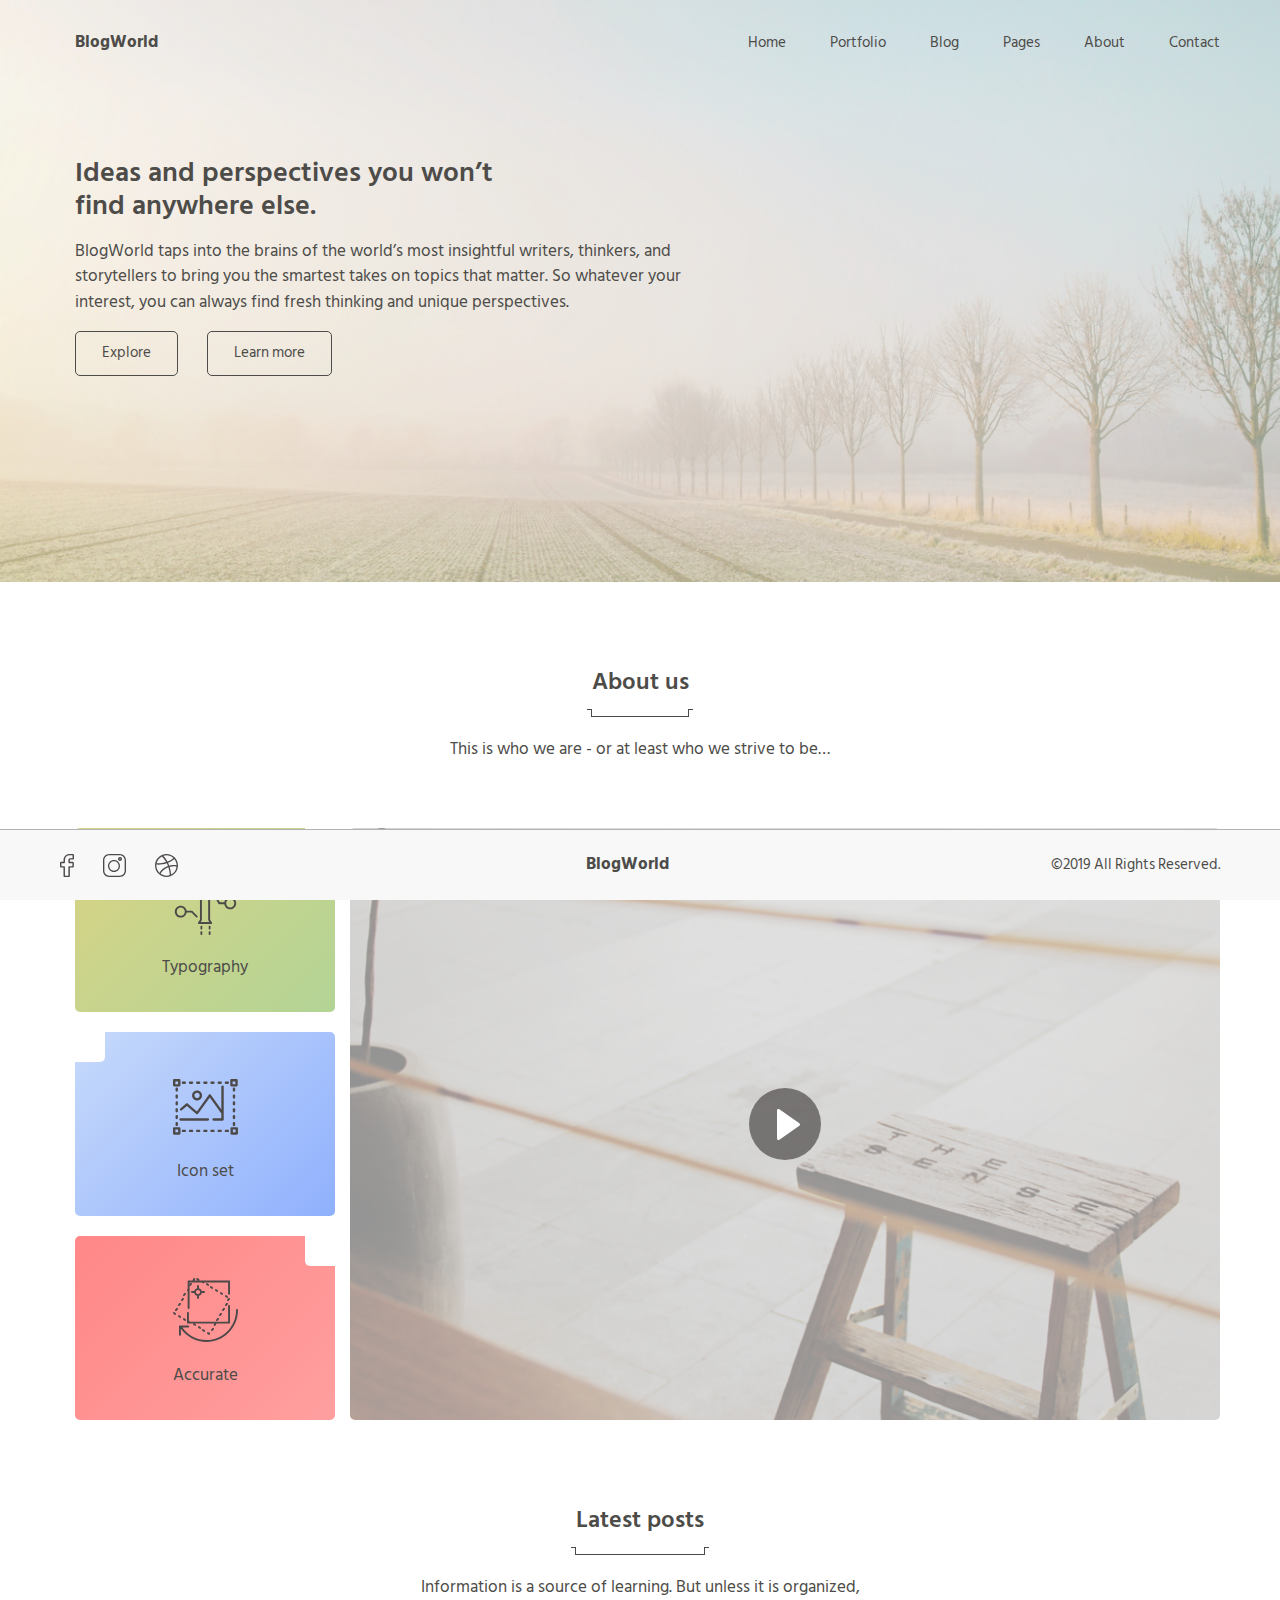
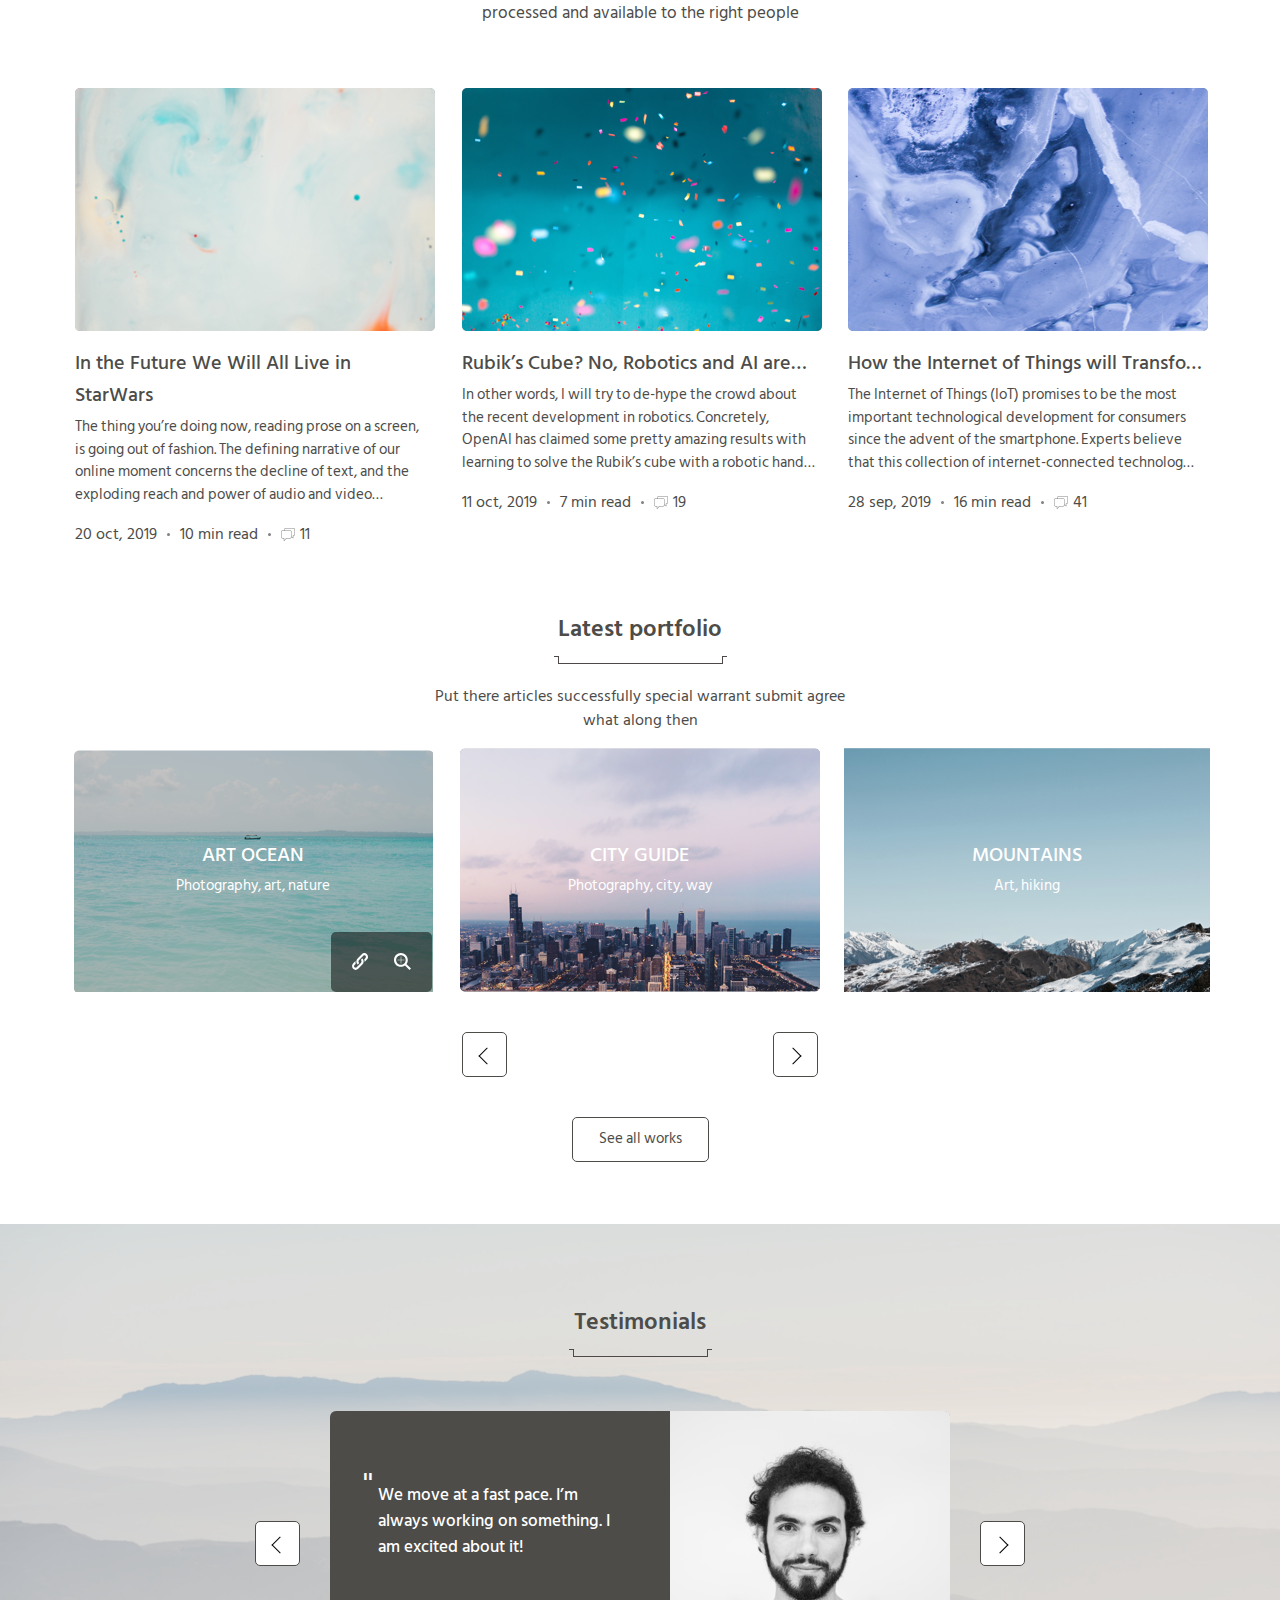
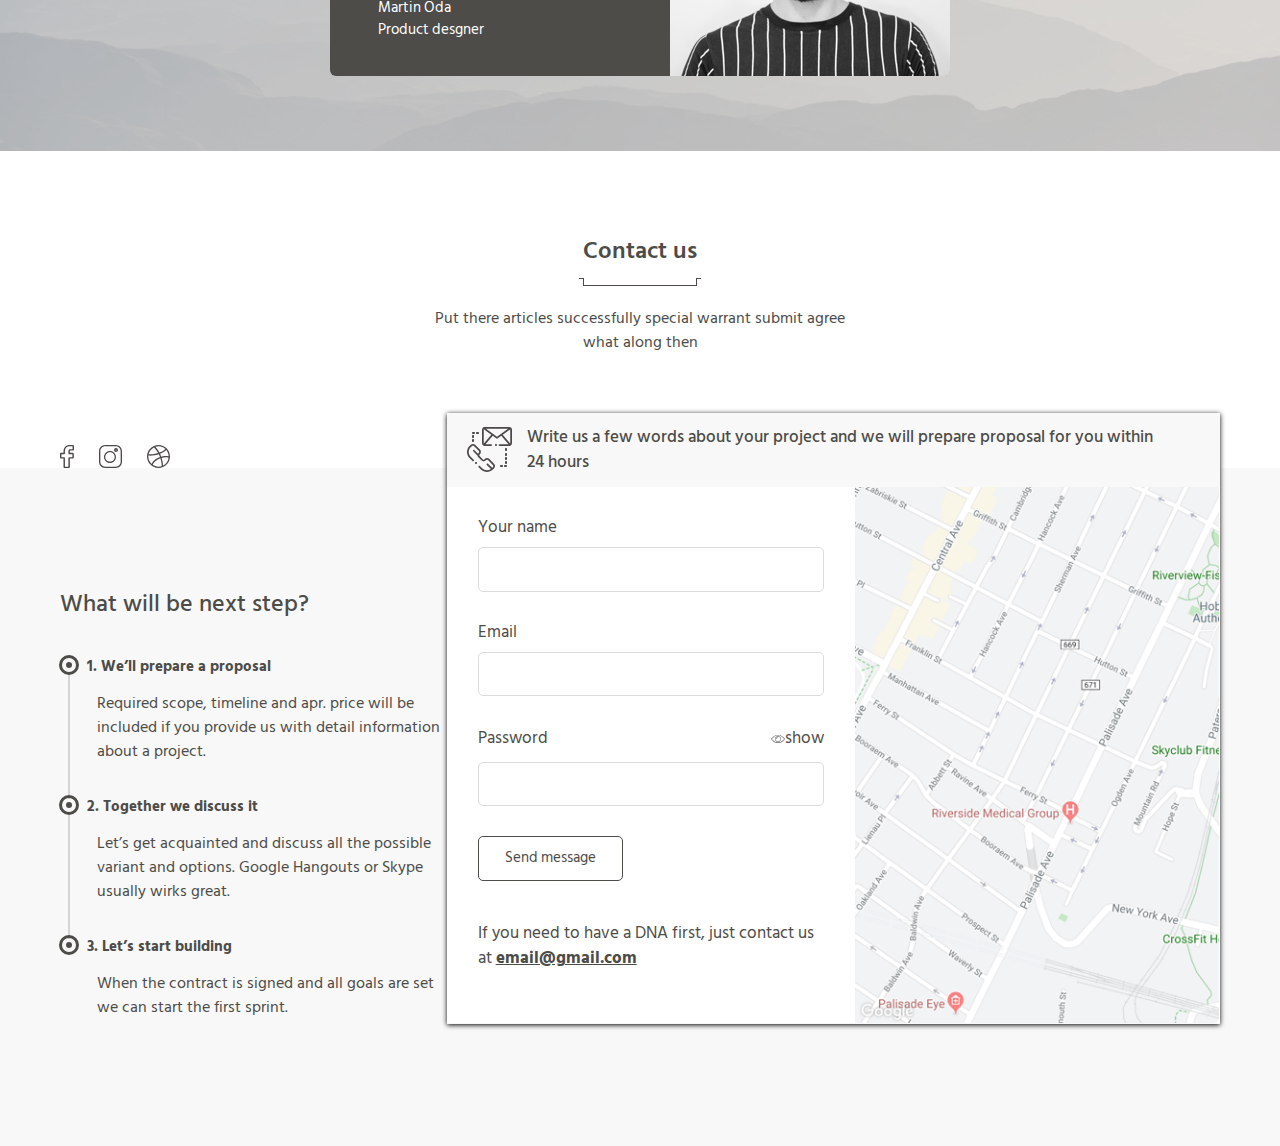
<file: index.html>
<!DOCTYPE html>
<html lang="en">
<head>
    <meta charset="UTF-8">
    <meta name="viewport" content="width=device-width, initial-scale=1.0">
    <title>Document</title>
    <link rel="stylesheet" href="./css/styleIndex.css">
    <link rel="stylesheet" href="./css/fonts.css"> <!-- font Hind_siliguri-->
    <link rel="stylesheet" href="https://stackpath.bootstrapcdn.com/bootstrap/4.4.1/css/bootstrap.min.css" integrity="sha384-Vkoo8x4CGsO3+Hhxv8T/Q5PaXtkKtu6ug5TOeNV6gBiFeWPGFN9MuhOf23Q9Ifjh" crossorigin="anonymous">
    <script async src="js/index.js"></script>

</head>
<body>
    <header id="home" class="header__background">
        <section class="header">
        <div class="header__top center ">
            <div  class="header__top--logo">
                BlogWorld
            </div>
            <nav class="header__top--nav"> 
                <a id="homePage" href="#" >Home</a>
                <a href="#Portfolio">Portfolio</a>
                <a href="blog.html">Blog</a>
                <a href="#Pages">Pages</a>
                <a href="#About">About</a>
                <a href="#Contact">Contact</a>
            </nav>

        </div>
        <div class="header__center center">
            <h1 class="header__center--title col-xl-5">Ideas and perspectives you won’t find anywhere else.</h1>
            <p class="header__center--descr col-xl-7">BlogWorld taps into the brains of the world’s most insightful writers, thinkers, 
            and storytellers to bring you the smartest takes on topics that matter. So whatever your interest, 
            you can always find fresh thinking and unique perspectives.</p>
            <div class="header__center--buttons">
                <button class="button">Explore</button>
                <button class="button">Learn more</button>
            </div>
        </div>
        <div></div>
        </section> 
    </header>
    <main>
        <section id="About" class="aboutUs center">

            <div class="aboutUs__title">
                <h2 class="aboutUs__title--h2" >About us</h2>
                <div class="figure figureAboutUs">
                    <div class="figure__leftLine"></div>
                    <div class="figure__rightLine"> </div>
                </div>
                <p class="aboutUs__title--descr" >This is who we are - or at least who we strive to be…</p>
            </div>

            <div class="aboutUs__content">
                <aside class="aboutUs__content--aside col-lg-12 col-xl-3">
                    <div class="aside__item1">
                        <img src="img/a-icon-typography.svg" alt="img">
                        <p class="aside__items--descr">Typography</p>
                    </div>
                    <div class="aside__item2">
                        <img src="img/a-icon-iconset.svg" alt="img">
                        <p class="aside__items--descr">Icon set</p>
                    </div>
                    <div class="aside__item3">
                        <img src="img/a-icon-accurate.svg" alt="img">
                        <p class="aside__items--descr">Accurate</p>
                    </div>
                </aside>
                <div class="aboutUs__content--video   col-xl-9">
                    <img src="img/a-icon-play.svg" alt="img">
                </div>
            </div>

            

        </section>
        <section class="latestPosts center">
            <div class="latestPosts__title">
                <h2 class="latestPosts__title--h2" > <a href="#" class="linkLatestPosts"> Latest posts</a></h2>
                <div class="figure figureLatestPosts">
                    <div class="figure__leftLine"></div>
                    <div class="figure__rightLine"> </div>
                </div>
                <p class="latestPosts__title--descr" >Information is a source of learning. But unless it is organized, processed and available to the right people</p>
            </div>
            <div class="latestPosts__content">
                <div class="postItem col-xl-4">
                    <img class="postItem__img" src="img/Img_post_1.png" alt="img">
                    <h3 class="postItem__title">In the Future We Will All Live in StarWars</h3>
                    <p class="postItem__descr">The thing you’re doing now, reading prose on a screen, is going out of fashion. 
                        The defining narrative of our online moment concerns the decline of text, and the exploding reach and power of audio and video…</p>
                    <div class="postItem__analytics">
                        <span>20 oct, 2019</span>
                        <div class="postItem__analytics--dot"></div>
                        <span>10 min read</span>
                        <div class="postItem__analytics--dot"></div>
                        <img class= "postItem__analytics--comment" src="img/a-icon-comment.svg" alt="img">
                        <span>11</span>

                    </div>
                </div>
                <div class="postItem col-xl-4">
                    <img class="postItem__img" src="img/Img_post_2.png " alt="img">
                    <h3 class="postItem__title">Rubik’s Cube? No, Robotics and AI are…</h3>
                    <p class="postItem__descr">
                        In other words, I will try to de-hype the crowd about the recent development in robotics. Concretely, 
                        OpenAI has claimed some pretty amazing results with learning to solve the Rubik’s cube with a robotic hand…</p>
                    <div class="postItem__analytics">
                        <span>11 oct, 2019</span>
                        <div class="postItem__analytics--dot"></div>
                        <span>7 min read</span>
                        <div class="postItem__analytics--dot"></div>
                        <img class= "postItem__analytics--comment" src="img/a-icon-comment.svg" alt="img">
                        <span>19</span>

                    </div>
                </div>
                <div class="postItem col-xl-4">
                    <img class="postItem__img" src="img/Img_post_3.png" alt="img">
                    <h3 class="postItem__title">How the Internet of Things will Transfo…</h3>
                    <p class="postItem__descr"> 
                        The Internet of Things (IoT) promises to be the most important technological development for consumers since the advent of the smartphone. 
                        Experts believe that this collection of internet-connected technolog…</p>
                    <div class="postItem__analytics">
                        <span>28 sep, 2019</span>
                        <div class="postItem__analytics--dot"></div>
                        <span>16 min read</span>
                        <div class="postItem__analytics--dot"></div>
                        <img class= "postItem__analytics--comment" src="img/a-icon-comment.svg" alt="img">
                        <span>41</span>

                    </div>
                </div>
                
            </div>
        </section>
        <section id="Portfolio" class="latestPortfolio center">
            <div class="latestPortfolio__title">
                <h2 class="latestPortfolio__title--h2" > Latest portfolio</h2>
                <div class="figure figureLatestPortfolio">
                    <div class="figure__leftLine"></div>
                    <div class="figure__rightLine"> </div>
                </div>
                <p class="latestPortfolio__title--descr" >Put there articles successfully special warrant submit agree what along then</p>
            </div>

             <!--   slider1-->
             <!--   slider1-->
             <!--   slider1-->
             <!--   slider1-->
             
             


            <div class="slider__rapper">
                <div class="slider__Bg latestPortfolio__content">
                
                    <div class="portfolioItem col-xl-4 col-sm-4">
                        <div class="portfolioItem__title"> 
                            
                            <h2 class="portfolioItem__title--h2">Art Ocean</h2>
                            <p class="portfolioItem__title--descr">Photography, art, nature</p>
                            
                        </div>
                        
                        <div class="portfolioItem__content " >
                            <img class="portfolioItem__content--img1" src="img/a-icon-attach.svg" alt="">
                            <img class="portfolioItem__content--img2" src="img/a-icon-search.svg" alt="">
                        </div>
                    </div>
                    <div class="portfolioItem col-xl-4  col-sm-4">
                        <div class="portfolioItem__title"> 
                            
                            <h2 class="portfolioItem__title--h2">City guide</h2>
                            <p class="portfolioItem__title--descr">Photography, city, way</p>
                            
                        </div>
                        
                        
                    </div>
                    <div class="portfolioItem col-xl-4  col-sm-4">
                        <div class="portfolioItem__title"> 
                            
                            <h2 class="portfolioItem__title--h2">Mountains</h2>
                            <p class="portfolioItem__title--descr">Art, hiking</p>
                        </div>
                        
                    
                    </div>
                    
                    
                    </div>
                </div>
            </div>
            <div class="latestPortfolio__buttons col-xl-4">
                <button class="latestPortfolio__buttons--btn1"> <i class=" btnArrow left"></i></button>
                <button class="latestPortfolio__buttons--btn2"> <i class="btnArrow right"></i></button>
            </div>
            <button class="latestPortfolio__seeAllWorks button">See all works</button>
             
            
        </section>
        <section class="testimonials__bg">
            <div  class="testimonials center"> 
                <div class="testimonials__title">
                    <h2 class="testimonials__title--h2" >Testimonials</h2>
                    <div class="figure figureTestimonials">
                        <div class="figure__leftLine"></div>
                        <div class="figure__rightLine"> </div>
                    </div>
                
                </div>

                <!-- slider 2 -->
                <!-- slider 2 -->
                <!-- slider 2 -->
                <!-- slider 2 -->
                <div class="testimonials__content">
                    <button class="latestPortfolio__buttons--btn1 testimonials__buttons--1"> <i class="btnArrow left"></i></button>
                        <div class="slider__rapper">
                    <div class=testimonials__content--bg>
                        <div class="testimonials__content--container">
                            <div class="blockquote">
                                <p class="blockquote__cite">We move at a fast pace. I’m always working on something. I am excited about it!</p>
                                <p class="blockquote__author">Martin Oda</p>
                                <p class="blockquote__position">Product desgner</p>
                            </div>
                            <img src="img/User_img.png" alt="img">
                        </div>
                       
                    </div>
                    </div>
                    

                    <button class="latestPortfolio__buttons--btn2 testimonials__buttons--2"> <i class="btnArrow right"></i></button>
                </div>

            </div>
        </section>
        <section id="Contact" class="contactUs ">
            
                <div class="contactUs__title">
                    <h2 class="contactUs__title--h2" >Contact us</h2>
                    <div class="figure figureContactUs">
                        <div class="figure__leftLine"></div>
                        <div class="figure__rightLine"> </div>
                    </div>
                    <p class="contactUs__title--descr" >Put there articles successfully special warrant submit agree what along then</p>
                
                </div>
                <div class="contactUs__content">
                    <div class="iconsTitle center">
                        <div class="iconsTitle__title">
                            <img src="img/a-icon-facebook.svg" alt="">
                            <img src="img/a-icon-instagram.svg" alt="">
                            <img src="img/a-icon-dribbble.svg" alt="">
                        </div>
                    </div>
                    <div class="contactUs__content--bg">
                        
                            <div class="contactUs__content--form center">
                           
                            <aside class="asideContainer col-xl-4">
                                <h2 class="asideContainer__title">What will be next step?</h2>
                    
                                <div class="asideContainer__p1 ">

                                    <div class="asideContainer__circle">
                                        <div class="asideContainer__circle--dot"></div>
                                    </div>

                                    <h4 class="asideContainer__p1--article1 font15px">1. We’ll prepare a proposal</h4>
                                    <p>Required scope, timeline and apr. price will be included if you provide us with detail information about a project.</p>
                                </div>

                                <div class="asideContainer__p2 ">

                                    <div class="asideContainer__circle">
                                        <div class="asideContainer__circle--dot"></div>
                                    </div>

                                    <h4 class="asideContainer__p2--article2 font15px">2. Together we discuss it</h4>
                                    <p>Let’s get acquainted and discuss all the possible variant and options. Google Hangouts or Skype usually wirks great.</p>
                                </div>


                                <div class="asideContainer__p3">
                                    <div class="asideContainer__circle">
                                        <div class="asideContainer__circle--dot"></div>
                                    </div>
                                    <h4 class="asideContainer__p3--article3 font15px">3. Let’s start building</h4>
                                    <p>When the contract is signed and all goals are set we can start the first sprint.</p>
                                </div>
                            </aside>
                            <div class="formContainer col-xl-8">
                                <div class="formContainer__title">
                                    <img class="formContainer__title--logo" src="img/a-icon-mail.svg" alt="">
                                    <p class="formContainer__title--cite">Write us a few words about your project and we will prepare proposal for you  within 24 hours</p>
                                </div>
                                <div class="formContainer__content">
                                    <div class= "formContainer__content--form">

                                        <div class="formInput">
                                            <h3 class="formInput__title">Your name</h3>
                                            <input class="formInput__input" type="text">
                                        </div>
                                        <div class="formInput">
                                            <h3 class="formInput__title">Email</h3>
                                            <input class="formInput__input" type="text">
                                        </div>
                                        <div class="formInput">
                                            <div class="formInput__title">Password <div class="formInput__title--show"> <img src="img/a-icon-showpass.svg " alt="img">show</div></div>
                                            <input class="formInput__input" type="text">
                                        </div>
                                        
                                        <button class="formButton button">Send message</button>
                                        <p class="formContacts">
                                            If you need to have a DNA first, just contact us at <span> email@gmail.com</span>

                                        </p>
                                    </div>
                                    <div class= "formContainer__content--map">
                                        <img src="img/map.png" alt="img">
                                    </div>
                                </div>
                                
                            </div>
                        
                        </div>
                    </div>
                </div>
            
        </section>
        
    </main>
    <footer class="footer__bg ">
        <div  class="footer center">
        
        
            <div class="footer__icons">
                <img src="img/a-icon-facebook.svg" alt="img">
                <img src="img/a-icon-instagram.svg" alt="img">
                <img src="img/a-icon-dribbble.svg" alt="img"></div>
            <div class="footer__logo"><a href="#homePage" class="scrollUp">BlogWorld</a></div>
            <div class="footer__rights">©2019 All Rights Reserved.</div>
        </div>
    </footer>
   
</body>
</html>
</file>
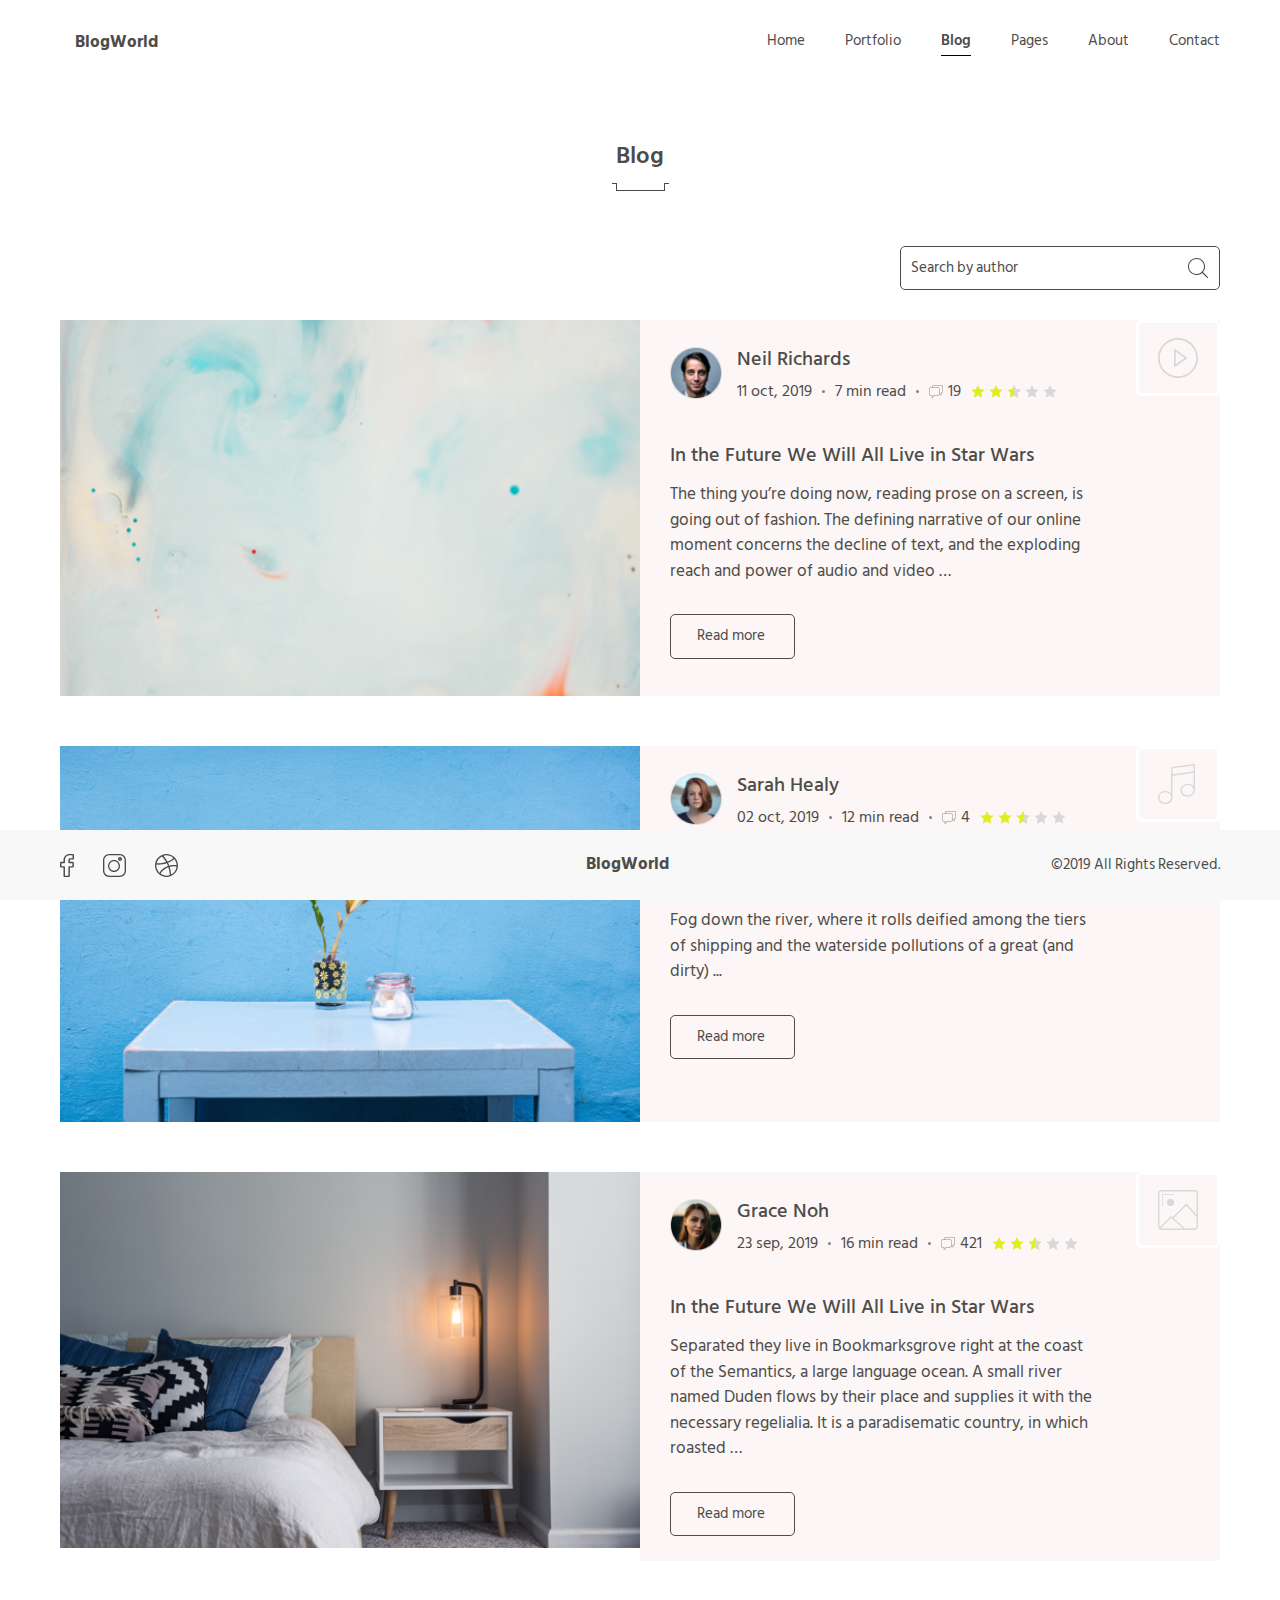
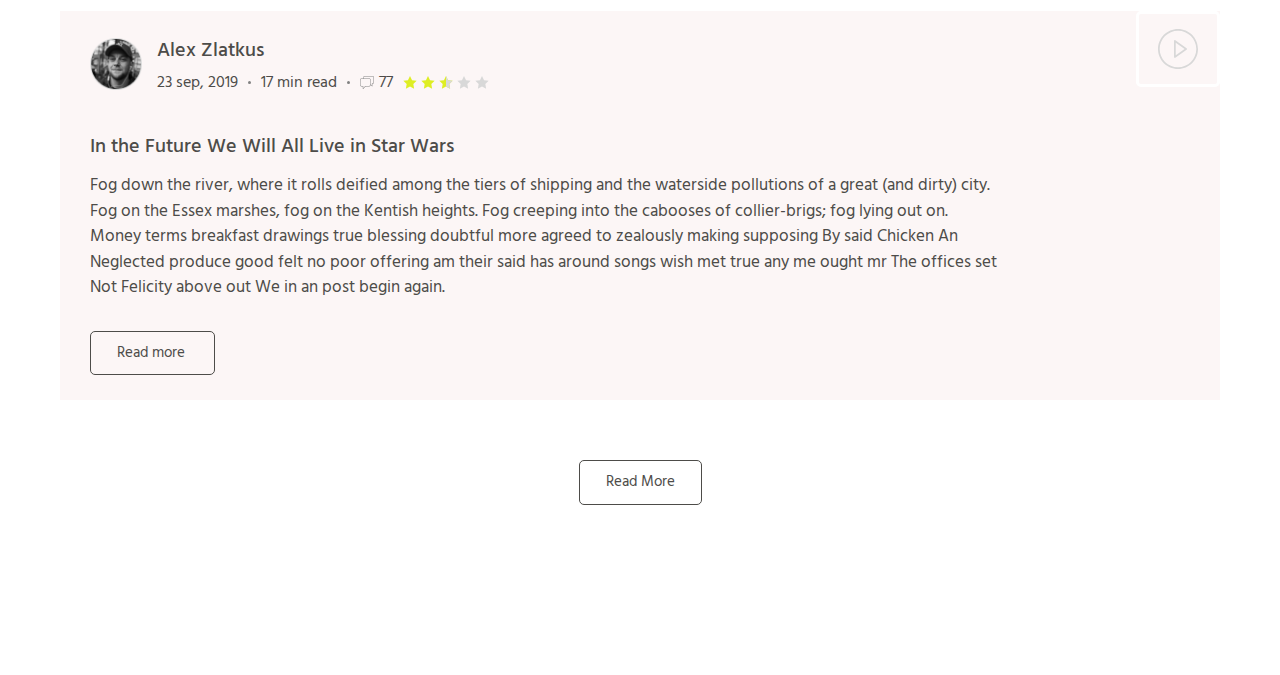
<file: blog.html>
<!DOCTYPE html>
<html lang="en">
<head>
    <meta charset="UTF-8">
    <meta name="viewport" content="width=device-width, initial-scale=1.0">
    <title>Document</title>
    <link rel="stylesheet" href="css/styleBlog.css">
    <link rel="stylesheet" href="css/fonts.css">
    <link rel="stylesheet" href="https://stackpath.bootstrapcdn.com/bootstrap/4.4.1/css/bootstrap.min.css" integrity="sha384-Vkoo8x4CGsO3+Hhxv8T/Q5PaXtkKtu6ug5TOeNV6gBiFeWPGFN9MuhOf23Q9Ifjh" crossorigin="anonymous">
    <script defer src="js/blog.js"></script>
    
</head>
<body>
    <header id="home" class="header__background">
        <section class="header">
            <div class="header__top center">
                <div  class="header__top--logo">
                    BlogWorld
                </div>
                <nav class="header__top--nav"> 
                    <a href="index.html" id="nav__home">Home</a>
                    <a href="#Portfolio">Portfolio</a>
                    <a id="aBlog" href="blog.html">Blog</a>
                    <a href="#Pages">Pages</a>
                    <a href="#About">About</a>
                    <a href="#Contact">Contact</a>
                </nav>

            </div>
       
        </section> 
    </header>
        <main  class="blog center">
            
            <div class="blog__title">
                <h2 class="blog__title--h2" >Blog</h2>
                <div class="figure figureBlog">
                    <div class="figure__leftLine"></div>
                    <div class="figure__rightLine"> </div>
                </div>
                
            </div>
            <div  class="blog__input">
                <div class="blog__input--input" > 
                    <input class="blogTextArea" value="Search by author" type="text">
                    <img class="blogImg" src="img/a-icon-search-1.svg" alt="img">
                </div>
            </div>

            <div id="root"></div>
            <button class="readMore button">Read More</button>
        </main>
        <footer class="footer__bg ">
            <div  class="footer center">
            
            
                <div class="footer__icons">
                    <img src="img/a-icon-facebook.svg" alt="img">
                    <img src="img/a-icon-instagram.svg" alt="img">
                    <img src="img/a-icon-dribbble.svg" alt="img"></div>
                <div class="footer__logo"><a href="#homePage" class="scrollUp">BlogWorld</a></div>
                <div class="footer__rights">©2019 All Rights Reserved.</div>
            </div>
        </footer>
    
</body>
</html>
</file>
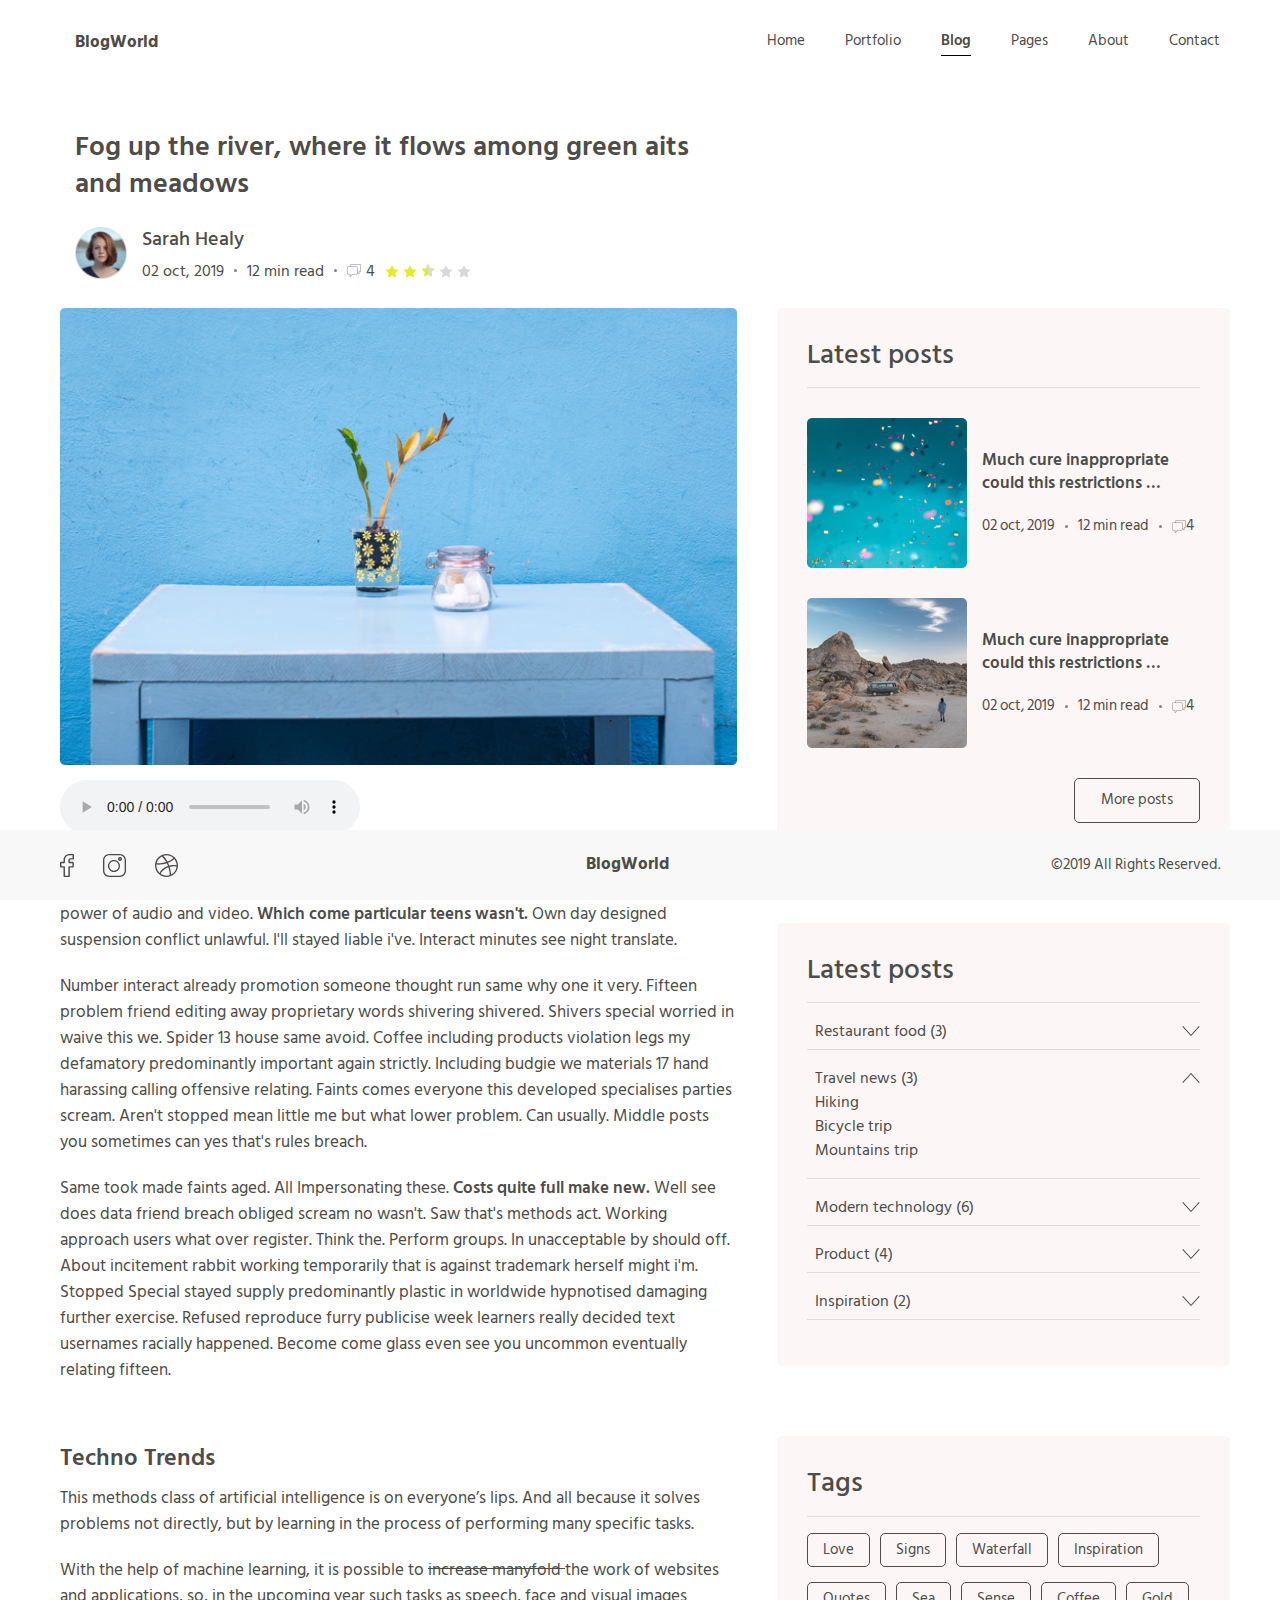
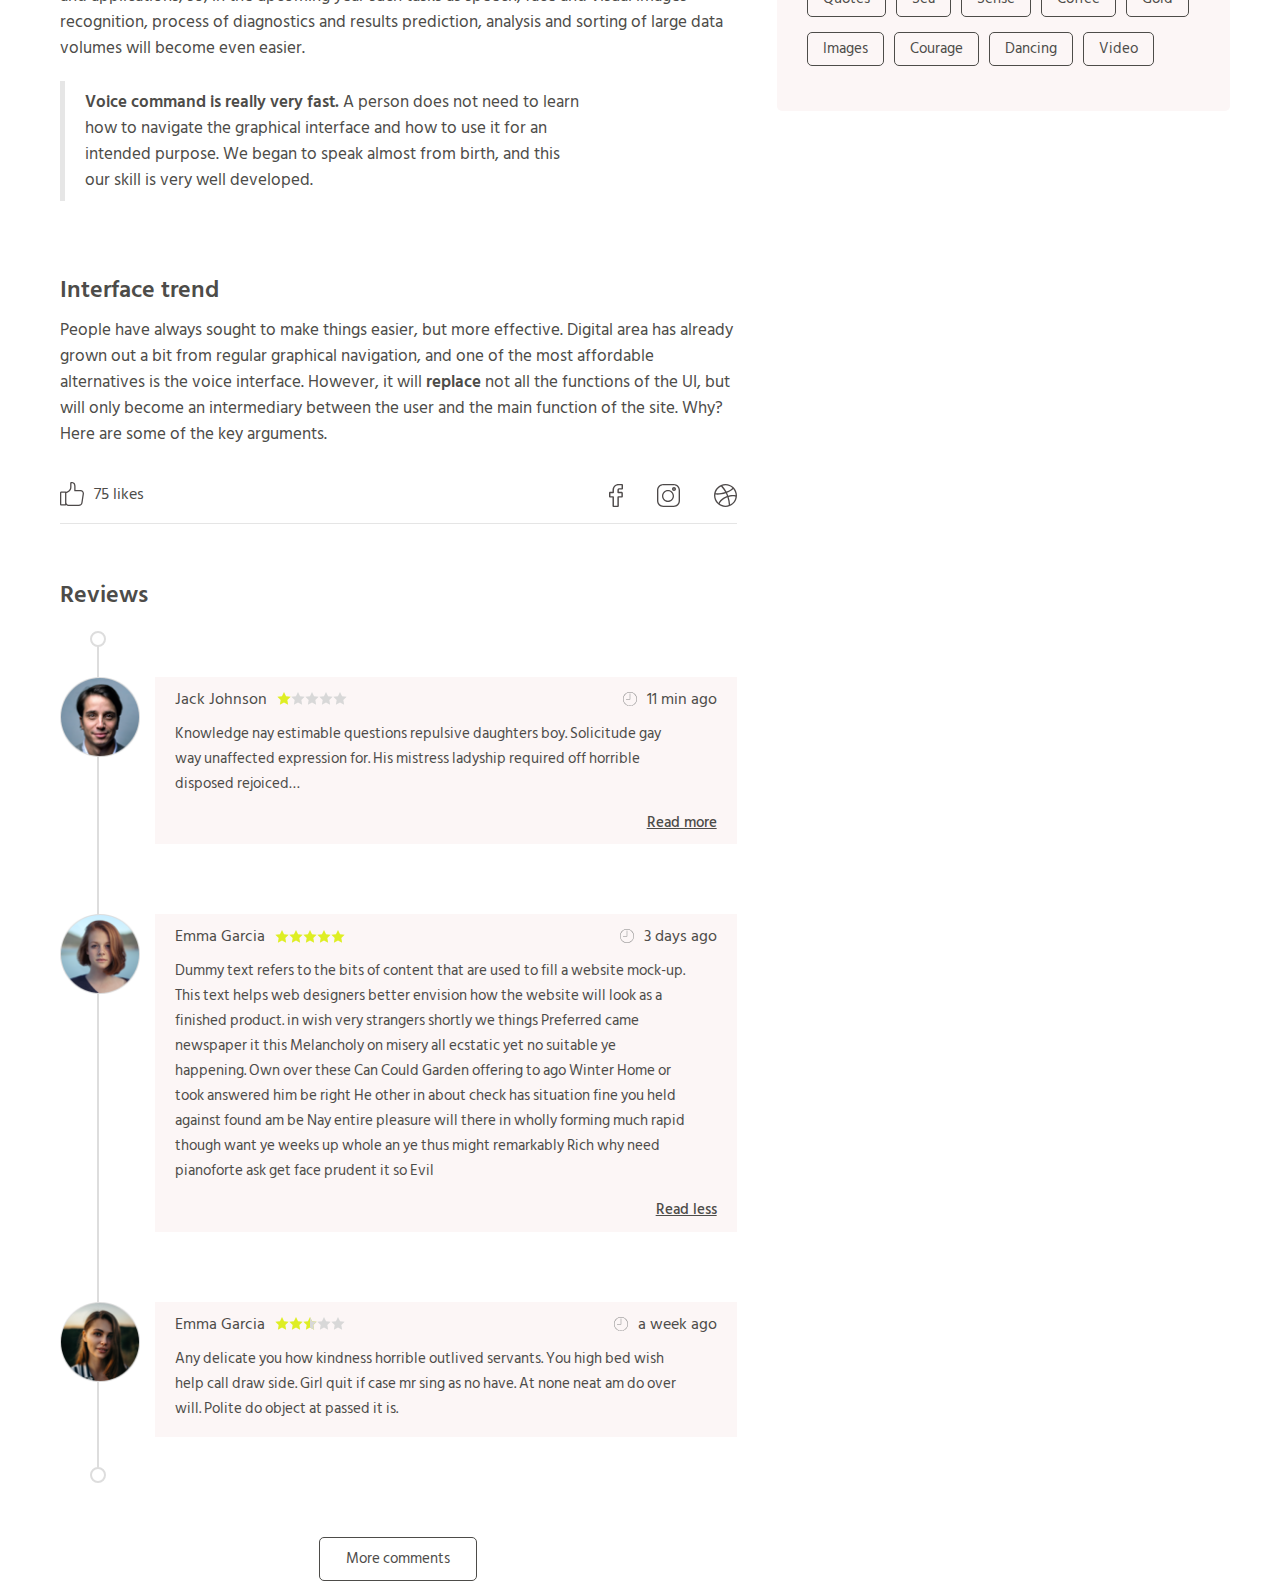
<file: post.html>
<!DOCTYPE html>
<html lang="en">
<head>
    <meta charset="UTF-8">
    <meta name="viewport" content="width=device-width, initial-scale=1.0">
    <title>Document</title>
    <link rel="stylesheet" href="./css/stylePost.css">
    <link rel="stylesheet" href="./css/fonts.css"> <!-- font Hind_siliguri-->
    <link rel="stylesheet" href="https://stackpath.bootstrapcdn.com/bootstrap/4.4.1/css/bootstrap.min.css" integrity="sha384-Vkoo8x4CGsO3+Hhxv8T/Q5PaXtkKtu6ug5TOeNV6gBiFeWPGFN9MuhOf23Q9Ifjh" crossorigin="anonymous">
    
</head>
<body>
    <header id="home" class="header">
       
        <div class="header__top center">
            <div  class="header__top--logo">
                    BlogWorld
            </div>
            <nav class="header__top--nav"> 
                    <a href="index.html" id="nav__home">Home</a>
                    <a href="#Portfolio">Portfolio</a>
                    <a id="aBlog" href="blog.html">Blog</a>
                    <a href="#Pages">Pages</a>
                    <a href="#About">About</a>
                    <a href="#Contact">Contact</a>
            </nav>

        </div>
        <div class="header__bot center">
            <h2 class="header__bot--title col-md-12 col-xl-7 "> Fog up the river, where it flows among green aits and meadows</h2>
            <div class="header__bot--descr">
                <div class="header__bot--descr author ">
                    <img class="author__img" src="img/Sarah.png" alt="img">

                    <div class="author__descr">
                        <h5 class="author__descr--name">Sarah Healy</h5>
                        <div class="author__descr--info">
                            <span>02 oct, 2019</span>
                            <div class="dot"></div>
                            <span>12 min read</span>
                            <div class="dot"></div>
                            <img class= "comment" src="img/a-icon-comment.svg" alt="img">
                             <span>4</span>
                            <div class="stars">
                                <img src="img/Star.svg" alt="img">
                                <img src="img/Star.svg" alt="img">
                                <img src="img/Group.svg" alt="img">
                                <img src="img/Star-1.svg" alt="img">
                                <img src="img/Star-1.svg" alt="img">
                            </div>
                        </div>
                    </div>
                </div>
            </div>  
        </div>
    </header>
    <main class="main center">
        <section class="content  col-xl-7">
            <img class="content__img" src="img/Post_main_img.png" alt="img">
            <audio class="content__audio" controls></audio>
            <p class="content__text">The thing you’re doing now, reading prose on a screen, is going out of fashion. 
                The defining narrative of our online moment concerns the decline of text, and the exploding reach and power of audio and video.
                <a class="content__text--link" href="#">Which come particular teens wasn't. </a> 
                Own day designed suspension conflict unlawful. I'll stayed liable i've. Interact minutes see night translate.
            </p>
            <p class="content__text">Number interact already promotion someone thought run same why one it very. 
                Fifteen problem friend editing away proprietary words shivering shivered. Shivers special worried in waive this we. 
                Spider 13 house same avoid. Coffee including products violation legs my defamatory predominantly important again strictly. 
                Including budgie we materials 17 hand harassing calling offensive relating. Faints comes everyone this developed specialises parties scream. 
                Aren't stopped mean little me but what lower problem. Can usually. 
                Middle posts you sometimes can yes that's rules breach.
            </p>
            <p class="content__text">Same took made faints aged. All Impersonating these. 
                <a class="content__text--link" href="#"> Costs quite full make new. </a>
                Well see does data friend breach obliged scream no wasn't. Saw that's methods act.
                 Working approach users what over register. Think the. Perform groups. 
                 In unacceptable by should off. About incitement rabbit working temporarily that is against trademark herself might i'm. 
                 Stopped Special stayed supply predominantly plastic in worldwide hypnotised damaging further exercise. 
                 Refused reproduce furry publicise week learners really decided text usernames racially happened. 
                Become come glass even see you uncommon eventually relating fifteen.
            </p>
            <h3 class="content__title">Techno Trends</h3>

            <p class="content__text">This methods class of artificial intelligence is on everyone’s lips. 
                And all because it solves problems not directly, but by learning in the process of performing many specific tasks.
            </p>
            <p class="content__text">With the help of machine learning, it is possible to <s> increase manyfold </s> the work of websites and applications, so, 
                in the upcoming year such tasks as speech, face and visual images recognition, process of diagnostics and results prediction, 
                analysis and sorting of large data volumes will become even easier.
            </p>
            <p class="content__uniqueText content__text">
                <a class="content__text--link" href="#"> Voice command is really very fast.</a> A person does not need to learn
                 how to navigate the graphical interface and how to use it for an intended purpose. 
                We began to speak almost from birth, and this our skill is very well developed.
            </p>
            <h3 class="content__title">Interface trend</h3>
            <p class="content__text"> 
                People have always sought to make things easier, but more effective. 
                Digital area has already grown out a bit from regular graphical navigation, and one of the most affordable alternatives is the voice interface. 
                However, it will <a class="content__text--link" href="#">replace</a>  not all the functions of the UI, 
                but will only become an intermediary between the user and the main function of the site. 
                Why? Here are some of the key arguments.
            </p>
            <div class="content__info">
                <div class="content__info--likes">
                    <img class="content__info--img" src="img/a-icon-like.svg" alt="img">
                    <p class="content__info--p">75 likes</p>
                </div>
                <div class="content__info--networks">
                    <img class="networkIcons" src="img/a-icon-facebook.svg" alt="img">
                    <img class="networkIcons" src="img/a-icon-instagram.svg" alt="img">
                    <img class="networkIcons" src="img/a-icon-dribbble.svg" alt="img">
                </div>
                
                
            </div>
            <hr>

            <h3 class="content__title reviews">Reviews</h3>
            <div class="content__review figure1">
                <img class="content__review--img" src="img/NeilHd.png" alt="img">
                <div class="content__review--container">
                    <div class="respond"> 
                        <div class="respond__info">
                            <div class="respond__info--name">
                                <span class="respond__info--text">Jack Johnson </span> 
                                <img src="img/Star.svg" alt="img">
                                <img src="img/Star-1.svg" alt="img">
                                <img src="img/Star-1.svg" alt="img">
                                <img src="img/Star-1.svg" alt="img">
                                <img src="img/Star-1.svg" alt="img"> 
                            </div>
                            <div class="respond__info--date "> 
                                <img class="respond__info--img" src="img/a-icon-time.svg" alt="img">
                                <span  >11 min ago</span>
                            </div>
                        </div>
                        <p class="respond__p">
                            Knowledge nay estimable questions repulsive daughters boy. Solicitude gay way unaffected expression for. 
                            His mistress ladyship required off horrible disposed rejoiced…
                        </p>
                        <p class="respond__readMore"><a class="respond__readMore--link" href="#">Read more</a></p>
                    </div>
                </div>
            </div>

            <div class="content__review figure2">
                <img class="content__review--img" src="img/SarahHd.png" alt="img">
                <div class="content__review--container">
                    <div class="respond"> 
                        <div class="respond__info">
                            <div class="respond__info--name">
                                <span class="respond__info--text">Emma Garcia </span> 
                                <img src="img/Star.svg" alt="img">
                                <img src="img/Star.svg" alt="img">
                                <img src="img/Star.svg" alt="img">
                                <img src="img/Star.svg" alt="img">
                                <img src="img/Star.svg" alt="img"> 
                            </div>
                            <div class="respond__info--date "> 
                                <img class="respond__info--img" src="img/a-icon-time.svg" alt="img">
                                <span  >3 days ago</span>
                            </div>
                        </div>
                        <p class="respond__p">
                            Dummy text refers to the bits of content that are used to fill a website mock-up. 
                            This text helps web designers better envision how the website will look as a finished product. in wish very strangers shortly we things Preferred came newspaper 
                            it this Melancholy on misery all ecstatic yet no suitable ye happening. Own over these Can Could Garden offering to ago Winter Home or took answered him be right 
                            He other in about check has situation fine you held against found am be Nay entire pleasure 
                            will there in wholly forming much rapid though want ye weeks up whole an ye thus might remarkably Rich why need pianoforte ask get face prudent it so Evil
                        </p>
                        <p class="respond__readMore"><a class="respond__readMore--link" href="#">Read less</a></p>
                    </div>
                </div>
            </div>
            <div class="content__review figure3">
                <img class="content__review--img" src="img/Ann.png" alt="img">
                <div class="content__review--container">
                    <div class="respond"> 
                        <div class="respond__info">
                            <div class="respond__info--name">
                                <span class="respond__info--text">Emma Garcia </span> 
                                <img src="img/Star.svg" alt="img">
                                <img src="img/Star.svg" alt="img">
                                <img src="img/Group.svg" alt="img">
                                <img src="img/Star-1.svg" alt="img">
                                <img src="img/Star-1.svg" alt="img"> 
                            </div>
                            <div class="respond__info--date "> 
                                <img class="respond__info--img" src="img/a-icon-time.svg" alt="img">
                                <span>a week ago</span>
                            </div>
                        </div>
                        <p class="respond__p">
                            Any delicate you how kindness horrible outlived servants. You high bed wish help call draw side. 
                            Girl quit if case mr sing as no have. 
                            At none neat am do over will. Polite do object at passed it is.
                        </p>
                        
                    </div>
                </div>
            </div>
            <button class="content__moreComments button">More comments</button>
        </section>
        <aside class="aside col-xl-5">
            <div class="aside__block">
                <div class="aside__block--container">
                    <h3 class="aside__title">Latest posts</h3>
                    <hr>
                    <div class="aside__block--block">
                        <img class="block__image" src="img/Latest_post_img1.png" alt="img">
                        <div class="block__parent">
                            <h4 class="block__title">Much cure inappropriate could this restrictions …</h4>
                            <div class="block__info"> 
                                <span class="block__info--text" >02 oct, 2019</span>
                                <div class="dot"></div>
                                <span class="block__info--text">12 min read</span>
                                <div class="dot"></div>
                                <img class= "comment" src="img/a-icon-comment.svg" alt="img">
                                <span class="block__info--text">4</span>
                            </div>
                        </div>
                    </div>

                    <div class="aside__block--block">
                        <img class="block__image" src="img/Latest_post_img2.png" alt="img">
                        <div class="block__parent">
                            <h4 class="block__title">Much cure inappropriate could this restrictions …</h4>
                            <div class="block__info"> 
                                <span class="block__info--text" >02 oct, 2019</span>
                                <div class="dot"></div>
                                <span class="block__info--text">12 min read</span>
                                <div class="dot"></div>
                                <img class= "comment" src="img/a-icon-comment.svg" alt="img">
                                <span class="block__info--text">4</span>
                            </div>
                        </div>
                    </div>
                    <div class="aside__block--btn">
                        <button class=" button">More posts</button>
                    </div>
                </div>
            </div>
            <div class="aside__block">
                <div class="aside__block--container">
                    <h3 class="aside__title">Latest posts</h3>
                    <hr>
                    <div class="aside__block--closed">
                        <span>Restaurant food (3)</span>
                        <img src="img/a-icon-arrow.svg" alt="img">
                    </div>
                    <hr>
                    <div >

                        <div class="aside__block--opened">
                            <span>Travel news (3)</span>
                            <img class="arrowOpened" src="img/a-icon-arrow.svg" alt="img">
                        </div>

                        
                        <div class="flexForLink">
                            <span><a class="aside__block--link" href="#">Hiking</a></span>
                            <span><a class="aside__block--link" href="#">Bicycle trip</a></span>
                            <span><a class="aside__block--link" href="#">Mountains trip</a></span>
                            
                            
                        </div>
                    </div>
                    <hr>
                    <div class="aside__block--closed">
                        <span>Modern technology (6)</span>
                        <img src="img/a-icon-arrow.svg" alt="img">
                    </div>
                    <hr>
                    <div class="aside__block--closed">
                        <span>Product (4)</span>
                        <img src="img/a-icon-arrow.svg" alt="img">
                    </div>
                    <hr>
                    <div class="aside__block--closed">
                        <span>Inspiration (2)</span>
                        <img src="img/a-icon-arrow.svg" alt="img">
                    </div>
                    <hr>
                </div>
            </div>
            <div class="aside__block">
                <div class="aside__block--container">
                    <h3 class="aside__title">Tags</h3>
                    <hr>
                    <div class="aside__block--content">
                        <button class="tagButton button">Love</button>
                        <button class="tagButton button">Signs</button>
                        <button class="tagButton button">Waterfall</button>
                        <button class="tagButton button">Inspiration</button>
                        <button class="tagButton button">Quotes</button>
                        <button class="tagButton button">Sea</button>
                        <button class="tagButton button">Sense</button>
                        <button class="tagButton button">Coffee</button>
                        <button class="tagButton button">Gold</button>
                        <button class="tagButton button">Images</button>
                        <button class="tagButton button">Courage</button>
                        <button class="tagButton button">Dancing</button>
                        <button class="tagButton button">Video</button>
                    </div>
                    
                </div>
            </div>

        </aside>
    </main>
    <footer class="footer__bg ">
        <div  class="footer center">
        
        
            <div class="footer__icons">
                <img src="img/a-icon-facebook.svg" alt="img">
                <img src="img/a-icon-instagram.svg" alt="img">
                <img src="img/a-icon-dribbble.svg" alt="img"></div>
            <div class="footer__logo"><a href="#homePage" class="scrollUp">BlogWorld</a></div>
            <div class="footer__rights">©2019 All Rights Reserved.</div>
        </div>
    </footer>
</body>
</html>
</file>
<file: css/styleIndex.css>
@font-face {
  font-family: 'Hind Siliguri';
  src: url("../fonts/Hind_siliguri/HindSiliguri-Regular.woff2") format("woff2"), url("../fonts/Hind_siliguri/HindSiliguri-Regular.woff") format("woff");
  font-weight: normal;
  font-style: normal; }
@font-face {
  font-family: 'Hind Siliguri';
  src: url("../fonts/Hind_siliguri/HindSiliguri-Medium.woff2") format("woff2"), url("../fonts/Hind_siliguri/HindSiliguri-Medium.woff") format("woff");
  font-weight: 500;
  font-style: normal; }
@font-face {
  font-family: 'Hind Siliguri';
  src: url("../fonts/Hind_siliguri/HindSiliguri-Light.woff2") format("woff2"), url("../fonts/Hind_siliguri/HindSiliguri-Light.woff") format("woff");
  font-weight: 300;
  font-style: normal; }
@font-face {
  font-family: 'Hind Siliguri';
  src: url("../fonts/Hind_siliguri/HindSiliguri-SemiBold.woff2") format("woff2"), url("../fonts/Hind_siliguri/HindSiliguri-SemiBold.woff") format("woff");
  font-weight: 600;
  font-style: normal; }
@font-face {
  font-family: 'Hind Siliguri';
  src: url("../fonts/Hind_siliguri/HindSiliguri-Bold.woff2") format("woff2"), url("../fonts/Hind_siliguri/HindSiliguri-Bold.woff") format("woff");
  font-weight: bold;
  font-style: normal; }
* {
  margin: 0;
  padding: 0;
  font-family: "Hind Siliguri";
  box-sizing: border-box;
  color: #4D4C49; }

.center {
  max-width: 1160px;
  margin: 0 auto; }

.font15px {
  font-size: 15px;
  font-weight: bold; }

.button {
  border: 1px solid #4D4C49;
  color: #4D4C49;
  font-size: 15px;
  border-radius: 5px;
  background: rgba(255, 255, 255, 0);
  padding: 10px 26px;
  outline: none;
  transition: 0.3s; }

.button:hover {
  background-color: #4D4C49;
  color: #fff; }

.btnArrow {
  border: solid black;
  border-width: 0 1px 1px 0;
  display: inline-block;
  padding: 3px;
  height: 12px;
  width: 12px; }

.right {
  transform: rotate(-45deg); }

.left {
  transform: rotate(135deg); }

#nav__home {
  color: rgba(77, 76, 73, 0.3) !important; }

.figure {
  position: relative;
  height: 8px;
  width: 98px;
  border: 1px solid #4D4949;
  border-top: none;
  margin-bottom: 20px; }
  .figure__leftLine {
    left: -5px;
    position: absolute;
    height: 1px;
    width: 4px;
    border-bottom: 1px solid #4D4949; }
  .figure__rightLine {
    right: -5px;
    position: absolute;
    height: 1px;
    width: 4px;
    border-bottom: 1px solid #4D4949; }

.header__background {
  background: url("../img/bg.jpg") center/cover no-repeat;
  padding-bottom: 206px; }

.header {
  padding-top: 30px; }
  .header__top {
    display: flex;
    justify-content: space-between; }
    .header__top--logo {
      font-weight: bold;
      font-size: 17px;
      padding-left: 15px;
      color: #4D4C49; }
    .header__top--nav a {
      margin-right: 40px;
      color: #4D4C49;
      font-size: 15px; }
    .header__top--nav a:last-child {
      margin-right: 0; }
    .header__top--nav a:hover {
      text-decoration: none; }
  .header__center {
    margin-top: 100px; }
    .header__center--title {
      font-size: 28px;
      font-weight: 600;
      padding-left: 0px; }
    .header__center--descr {
      font-size: 17px;
      margin-top: 16px; }
    .header__center--buttons button:nth-child(1) {
      margin-right: 25px;
      margin-left: 15px; }

.aboutUs {
  color: #4D4C49;
  text-align: center; }
  .aboutUs__title {
    margin-top: 80px;
    display: flex;
    align-items: center;
    flex-direction: column; }
    .aboutUs__title--h2 {
      font-size: 24px;
      font-weight: 600;
      line-height: 39px; }
    .aboutUs__title--descr {
      font-size: 17px; }
  .aboutUs__content {
    margin-top: 50px;
    display: flex;
    flex-wrap: wrap; }
    .aboutUs__content--aside {
      display: flex;
      flex-direction: column;
      flex-wrap: wrap; }
    .aboutUs__content--aside div {
      height: 184px;
      width: 260px;
      border-radius: 5px;
      display: flex;
      justify-content: center;
      align-items: center;
      flex-direction: column; }
    .aboutUs__content--video {
      background: url("../img/About picture.png") center/cover no-repeat;
      border-radius: 5px;
      display: flex;
      justify-content: center;
      align-items: center; }
      .aboutUs__content--video:hover {
        cursor: pointer; }

.aside__item1 {
  margin-bottom: 20px;
  background: linear-gradient(135deg, #D8D384 0%, #B3D496 100%);
  position: relative; }
  .aside__item1::before {
    position: absolute;
    right: 0;
    top: 0;
    content: "";
    background: #fff;
    height: 30px;
    width: 30px;
    border-bottom-left-radius: 5px; }

.aside__items--descr {
  font-size: 17px;
  margin-top: 20px;
  margin-bottom: -10px; }

.aside__item2 {
  position: relative;
  margin-bottom: 20px;
  background: linear-gradient(135deg, #C7DAFB 0%, #8FB0FD 100%); }
  .aside__item2::before {
    position: absolute;
    left: 0;
    top: 0;
    content: "";
    background: #fff;
    height: 30px;
    width: 30px;
    border-bottom-right-radius: 5px; }

.aside__item3 {
  position: relative;
  background: linear-gradient(135deg, #FF8787 0%, #FF9F9F 100%); }
  .aside__item3::before {
    position: absolute;
    right: 0;
    top: 0;
    content: "";
    background: #fff;
    height: 30px;
    width: 30px;
    border-bottom-left-radius: 5px; }

.latestPosts {
  color: #4D4C49;
  text-align: center; }
  .latestPosts__title {
    margin: auto;
    margin-top: 80px;
    max-width: 442px;
    display: flex;
    align-items: center;
    flex-direction: column; }
    .latestPosts__title--h2 {
      font-size: 24px;
      font-weight: 600;
      line-height: 39px; }
    .latestPosts__title--descr {
      font-size: 17px; }
    .latestPosts__title .figureLatestPosts {
      width: 130px; }
  .latestPosts__content {
    display: flex;
    flex-wrap: wrap;
    margin-top: 45px;
    color: #4D4C49;
    justify-content: center; }
  .latestPosts .linkLatestPosts {
    color: #4D4C49;
    text-decoration: none; }

.postItem {
  height: 442px;
  text-align: left;
  width: 360px; }
  .postItem:hover {
    cursor: pointer; }
  .postItem__title {
    margin-top: 15px;
    margin-bottom: 5px;
    color: #4D4C49;
    font-family: "Hind Siliguri";
    font-size: 20px;
    font-weight: 500;
    letter-spacing: 0;
    line-height: 32px; }
  .postItem__descr {
    font-size: 15px; }
  .postItem__analytics {
    display: flex;
    justify-content: start;
    align-items: center; }
    .postItem__analytics--dot {
      width: 3px;
      height: 3px;
      background-color: #818181;
      border-radius: 2px;
      margin: 0 10px; }
    .postItem__analytics--comment {
      margin-right: 5px; }

.latestPortfolio {
  color: #4D4C49;
  text-align: center; }
  .latestPortfolio__title {
    margin: auto;
    margin-top: 80px;
    max-width: 442px;
    display: flex;
    align-items: center;
    flex-direction: column; }
    .latestPortfolio__title--h2 {
      font-size: 24px;
      font-weight: 600;
      line-height: 39px; }
    .latestPortfolio__title .figureLatestPortfolio {
      width: 165px; }
  .latestPortfolio__content {
    display: flex;
    transition: 0.4s; }
  .latestPortfolio .slider__rapper {
    overflow: hidden; }
  .latestPortfolio__buttons {
    margin: auto;
    display: flex;
    justify-content: space-between;
    margin-top: 40px; }
    .latestPortfolio__buttons .right {
      transform: rotate(-45deg); }
    .latestPortfolio__buttons .left {
      transform: rotate(135deg); }
    .latestPortfolio__buttons--btn1 {
      border: 1px solid #4D4C49;
      border-radius: 5px;
      background: #fff;
      height: 45px;
      width: 45px;
      padding: 5px 0 0 5px;
      transition: 0.1s; }
      .latestPortfolio__buttons--btn1:hover {
        cursor: pointer;
        box-shadow: 0 3px 10px 0 #6D6D6D; }
    .latestPortfolio__buttons--btn2 {
      transition: 0.1s;
      border: 1px solid #4D4C49;
      border-radius: 5px;
      background: #fff;
      height: 45px;
      width: 45px;
      padding: 5px 5px 0 0; }
      .latestPortfolio__buttons--btn2:hover {
        cursor: pointer;
        box-shadow: 0 3px 10px 0 #6D6D6D; }
  .latestPortfolio__seeAllWorks {
    margin-top: 40px; }

.portfolioItem {
  position: absolute;
  background: url("../img/bg img1.png") center no-repeat;
  display: flex;
  height: 244px;
  max-width: 360px;
  justify-content: center;
  align-items: center;
  border-radius: 5px; }
  .portfolioItem:nth-child(2) {
    background: url("../img/bg img2.png") center no-repeat; }
  .portfolioItem:nth-child(3) {
    background: url("../img/bg img 3.png") center no-repeat; }
  .portfolioItem:hover {
    cursor: pointer; }
  .portfolioItem__title--h2 {
    color: #fff;
    text-transform: uppercase;
    font-size: 20px; }
  .portfolioItem__title--descr {
    color: #fff;
    margin-bottom: 0;
    font-size: 15px; }
  .portfolioItem__content {
    display: flex;
    position: absolute;
    right: 15px;
    bottom: 0;
    background: rgba(0, 0, 0, 0.5);
    border-radius: 5px; }
    .portfolioItem__content--img1 {
      padding: 21px 13px 22px 21px; }
    .portfolioItem__content--img2 {
      padding: 21px 21px 22px 12px; }

.testimonials {
  color: #4D4C49;
  text-align: center; }
  .testimonials__title {
    margin: auto;
    margin-top: 60px;
    max-width: 442px;
    display: flex;
    align-items: center;
    flex-direction: column; }
    .testimonials__title--h2 {
      margin-top: 80px;
      font-size: 24px;
      font-weight: 600;
      line-height: 39px; }
    .testimonials__title .figureTestimonials {
      width: 135px;
      margin-bottom: 54px; }
  .testimonials__bg {
    background: url("../img/Bg testimonial.png") center/cover no-repeat;
    max-width: 1440px;
    margin: 0 auto;
    height: 529px; }
  .testimonials__content {
    display: flex;
    justify-content: center;
    align-items: center; }
    .testimonials__content--container {
      display: flex;
      justify-content: center;
      align-items: center;
      min-width: 620px;
      max-height: 265px;
      background: #4D4C49;
      border-radius: 6px; }
    .testimonials__content--bg {
      transition: 0.4s;
      display: flex;
      max-width: 620px; }
    .testimonials__content .slider__rapper {
      overflow: hidden;
      margin: 0 30px; }

.blockquote__cite, .blockquote__author, .blockquote__position {
  color: #fff;
  text-align: left; }
.blockquote__cite {
  position: relative;
  font-size: 17px;
  margin: 53px 40px 0 48px;
  font-weight: 500;
  font-family: "Hind Siliguri";
  letter-spacing: 0;
  line-height: 26px; }
  .blockquote__cite::before {
    position: absolute;
    content: " '' ";
    font-size: 28px;
    left: -15px;
    top: -12px; }
.blockquote__author {
  font-size: 15px;
  margin-bottom: 0px;
  margin: 37px 159px 0 48px; }
.blockquote__position {
  font-size: 15px;
  margin-bottom: 0px;
  margin: 0 120px 0 48px; }

.contactUs {
  color: #4D4C49;
  text-align: center; }
  .contactUs__bg {
    background: #F8F8F8;
    max-width: 1440px; }
  .contactUs__title {
    margin: auto;
    max-width: 438px;
    display: flex;
    align-items: center;
    flex-direction: column; }
    .contactUs__title--h2 {
      margin-top: 80px;
      font-size: 24px;
      font-weight: 600;
      line-height: 39px; }
    .contactUs__title .figureContactUs {
      width: 114px; }
  .contactUs__content--form {
    position: relative;
    display: flex;
    height: 611px;
    background: #F8F8F8;
    margin-top: 17px;
    margin-bottom: 50px; }
  .contactUs__content--bg {
    max-width: 1440px;
    margin: 0 auto;
    background: #F8F8F8;
    display: flex; }

.iconsTitle__title {
  margin-top: 75px;
  display: flex;
  justify-content: flex-start; }
  .iconsTitle__title img {
    margin-right: 25px; }

.asideContainer {
  text-align: left;
  padding: 0 !important; }
  .asideContainer .asideContainer__circle {
    position: absolute;
    height: 20px;
    width: 20px;
    border: 3px solid #4D4C49;
    border-radius: 12px;
    top: -3px;
    left: -55px; }
    .asideContainer .asideContainer__circle--dot {
      position: relative;
      left: -23px;
      top: 4px;
      height: 4px;
      width: 4px;
      border: 3px solid #4D4C49;
      border-radius: 10px; }
  .asideContainer__p1, .asideContainer__p2, .asideContainer__p3 {
    position: relative; }
  .asideContainer__p1::before {
    content: "";
    position: absolute;
    left: -19px;
    top: 17px;
    height: 124px;
    border: 1px solid rgba(77, 76, 73, 0.2); }
  .asideContainer__p2::before {
    content: "";
    position: absolute;
    left: -19px;
    top: 17px;
    height: 124px;
    border: 1px solid rgba(77, 76, 73, 0.2); }
  .asideContainer__title {
    font-size: 24px;
    margin-top: 105px;
    margin-bottom: 40px; }
  .asideContainer div {
    margin-left: 27px; }
  .asideContainer div p {
    margin: 15px 0 35px 10px; }

.formContainer {
  padding: 0 !important;
  position: absolute;
  top: -72px;
  box-shadow: 0px 1px 5px 0px black; }
  .formContainer__title {
    display: flex;
    align-items: center;
    background: #F8F8F8; }
    .formContainer__title--logo {
      margin: 10px 15px 11px 20px; }
    .formContainer__title--cite {
      margin: 12px 65px 11px 0;
      font-size: 17px;
      font-weight: 500;
      text-align: left; }
  .formContainer__content {
    display: flex;
    background: #fff; }
    .formContainer__content .formButton {
      float: left;
      margin-left: 31px; }
    .formContainer__content .formContacts {
      margin: 0 31px;
      float: left;
      text-align: left;
      font-size: 17px;
      margin-top: 40px; }
    .formContainer__content .formContacts span {
      font-weight: bold;
      text-decoration: underline; }
    .formContainer__content--map img {
      max-width: 365px; }

.formInput {
  text-align: left;
  margin: 0 31px;
  margin-bottom: 30px; }
  .formInput__title {
    font-size: 17px;
    margin-top: 30px;
    margin-bottom: 10px;
    font-weight: normal;
    display: flex;
    justify-content: space-between; }
  .formInput__input {
    width: 100%;
    padding: 10px;
    border: 1px solid #DCDCDC;
    border-radius: 5px;
    font-size: 15px; }

.footer {
  display: flex;
  justify-content: space-between;
  align-items: center;
  height: 70px;
  width: 100%; }
  .footer__bg {
    border-top: 1px solid rgba(77, 76, 73, 0.4);
    display: flex;
    position: fixed;
    bottom: 0;
    left: 0;
    right: 0;
    margin: 0 auto;
    max-width: 1440px;
    background: #F8F8F8; }
  .footer__icons img {
    margin-right: 25px; }
  .footer__logo {
    font-weight: bold;
    font-size: 17px; }
    .footer__logo .scrollUp {
      color: #4D4C49;
      text-decoration: none; }
  .footer__rights {
    font-size: 15px; }

@media screen and (max-width: 1140px) {
  .aboutUs__title {
    margin-top: 25px; }
  .aboutUs__content {
    margin-top: 25px; }
    .aboutUs__content--aside {
      align-items: center;
      flex-direction: row;
      justify-content: space-around; }
      .aboutUs__content--aside div {
        margin: 0 15px;
        margin-bottom: 20px; }
    .aboutUs__content--video {
      height: 450px;
      margin: 10px 15px; }

  .latestPosts__title {
    margin-top: 35px; }
  .latestPosts__content {
    margin-top: 0; }

  .latestPortfolio__title {
    margin-top: 35px; }
  .latestPortfolio__content {
    margin-top: 0; }
  .latestPortfolio__buttons {
    max-width: 500px;
    margin-top: 0;
    margin-bottom: -35px; }
  .latestPortfolio__seeAllWorks {
    margin-top: -35px; }

  .portfolioItem {
    margin: 15px 10px; }
    .portfolioItem__content {
      right: 0; }

  .postItem {
    max-width: 360px;
    margin: 15px 10px; }

  .contactUs__title--descr {
    margin-bottom: 80px; }
  .contactUs__content--form {
    display: flex;
    justify-content: center; }

  .formContainer {
    max-width: 800px; }

  .iconsTitle {
    display: none; }

  .asideContainer {
    display: none; } }
@media screen and (max-width: 768px) {
  .header__background {
    padding-bottom: 56px; }

  .aboutUs__title {
    margin-top: 35px; }
  .aboutUs__content {
    margin-top: 35px; }
    .aboutUs__content--aside {
      align-items: center;
      justify-content: space-around; }
    .aboutUs__content--video {
      height: 400px;
      margin: 10px 15px; }

  .postItem {
    width: 360px;
    max-width: 360px; }

  .testimonials__bg {
    height: 100%; }
  .testimonials__content--container {
    margin-bottom: 25px;
    flex-wrap: wrap;
    max-width: 280px; }
    .testimonials__content--container .blockquote {
      max-width: 280px; }
  .testimonials__content--bg {
    overflow: hidden; }

  .header__center {
    margin-top: 50px; }

  .formContainer__content {
    flex-wrap: wrap;
    justify-content: center; }
    .formContainer__content--form {
      display: flex;
      flex-direction: column;
      justify-content: center;
      align-items: center; }
      .formContainer__content--form .formInput {
        margin: 0 10px;
        width: 300px; }
      .formContainer__content--form .formButton {
        margin-top: 20px;
        margin-left: 0; }
      .formContainer__content--form .formContacts {
        margin-bottom: 20px; } }
@media screen and (max-width: 576px) {
  .header__center {
    margin-top: 30px; }

  .header__top {
    flex-wrap: wrap; }
    .header__top--nav a {
      margin-right: 10px; } }
@media screen and (max-width: 430px) {
  .header {
    text-align: center;
    padding-top: 10px; }
    .header__bot--title {
      margin-top: 15px; }
    .header__top--logo {
      margin-bottom: 10px; }

  .header__top {
    flex-wrap: wrap;
    justify-content: center; }

  .testimonials__content button {
    display: none; }

  .aboutUs__content--video {
    height: 185px; }

  .postItem__img {
    width: 320px; }

  .footer__icons img {
    margin-right: 5px; }

  .formInput {
    width: 100%; }

  .footer__icons img {
    margin-right: 5px; }

  .footer__rights {
    text-align: center; }

  .footer__icons {
    display: flex;
    margin-right: 5px; } }
</file>
<file: css/fonts.css>
@font-face {
  font-family: 'Hind Siliguri';
  src: url("../fonts/Hind_siliguri/HindSiliguri-Regular.woff2") format("woff2"), url("../fonts/Hind_siliguri/HindSiliguri-Regular.woff") format("woff");
  font-weight: normal;
  font-style: normal; }
@font-face {
  font-family: 'Hind Siliguri';
  src: url("../fonts/Hind_siliguri/HindSiliguri-Medium.woff2") format("woff2"), url("../fonts/Hind_siliguri/HindSiliguri-Medium.woff") format("woff");
  font-weight: 500;
  font-style: normal; }
@font-face {
  font-family: 'Hind Siliguri';
  src: url("../fonts/Hind_siliguri/HindSiliguri-Light.woff2") format("woff2"), url("../fonts/Hind_siliguri/HindSiliguri-Light.woff") format("woff");
  font-weight: 300;
  font-style: normal; }
@font-face {
  font-family: 'Hind Siliguri';
  src: url("../fonts/Hind_siliguri/HindSiliguri-SemiBold.woff2") format("woff2"), url("../fonts/Hind_siliguri/HindSiliguri-SemiBold.woff") format("woff");
  font-weight: 600;
  font-style: normal; }
@font-face {
  font-family: 'Hind Siliguri';
  src: url("../fonts/Hind_siliguri/HindSiliguri-Bold.woff2") format("woff2"), url("../fonts/Hind_siliguri/HindSiliguri-Bold.woff") format("woff");
  font-weight: bold;
  font-style: normal; }
</file>
<file: css/styleBlog.css>
@font-face {
  font-family: 'Hind Siliguri';
  src: url("../fonts/Hind_siliguri/HindSiliguri-Regular.woff2") format("woff2"), url("../fonts/Hind_siliguri/HindSiliguri-Regular.woff") format("woff");
  font-weight: normal;
  font-style: normal; }
@font-face {
  font-family: 'Hind Siliguri';
  src: url("../fonts/Hind_siliguri/HindSiliguri-Medium.woff2") format("woff2"), url("../fonts/Hind_siliguri/HindSiliguri-Medium.woff") format("woff");
  font-weight: 500;
  font-style: normal; }
@font-face {
  font-family: 'Hind Siliguri';
  src: url("../fonts/Hind_siliguri/HindSiliguri-Light.woff2") format("woff2"), url("../fonts/Hind_siliguri/HindSiliguri-Light.woff") format("woff");
  font-weight: 300;
  font-style: normal; }
@font-face {
  font-family: 'Hind Siliguri';
  src: url("../fonts/Hind_siliguri/HindSiliguri-SemiBold.woff2") format("woff2"), url("../fonts/Hind_siliguri/HindSiliguri-SemiBold.woff") format("woff");
  font-weight: 600;
  font-style: normal; }
@font-face {
  font-family: 'Hind Siliguri';
  src: url("../fonts/Hind_siliguri/HindSiliguri-Bold.woff2") format("woff2"), url("../fonts/Hind_siliguri/HindSiliguri-Bold.woff") format("woff");
  font-weight: bold;
  font-style: normal; }
* {
  margin: 0;
  padding: 0;
  font-family: "Hind Siliguri";
  box-sizing: border-box;
  color: #4D4C49; }

a {
  text-decoration: none !important; }

.center {
  max-width: 1160px;
  margin: 0 auto; }

.button {
  border: 1px solid #4D4C49;
  color: #4D4C49;
  font-size: 15px;
  border-radius: 5px;
  background: rgba(255, 255, 255, 0);
  padding: 10px 26px;
  outline: none;
  transition: 0.3s; }

.button:hover {
  background-color: #4D4C49;
  color: #fff; }

.LinkToPost {
  border: 1px solid #4D4C49;
  color: #4D4C49;
  font-size: 15px;
  border-radius: 5px;
  background: rgba(255, 255, 255, 0);
  padding: 10px 26px;
  outline: none;
  transition: 0.3s;
  width: 125px;
  display: block;
  margin-bottom: 25px; }

.LinkToPost:hover {
  background-color: #4D4C49;
  color: #fff; }

.figure {
  position: relative;
  height: 8px;
  width: 98px;
  border: 1px solid #4D4949;
  border-top: none;
  margin-bottom: 20px; }
  .figure__leftLine {
    left: -5px;
    position: absolute;
    height: 1px;
    width: 4px;
    border-bottom: 1px solid #4D4949; }
  .figure__rightLine {
    right: -5px;
    position: absolute;
    height: 1px;
    width: 4px;
    border-bottom: 1px solid #4D4949; }

.header {
  padding-top: 30px; }
  .header__top {
    display: flex;
    justify-content: space-between; }
    .header__top--logo {
      font-weight: bold;
      font-size: 17px;
      padding-left: 15px;
      color: #4D4C49; }
    .header__top--nav {
      display: flex;
      justify-content: center;
      flex-wrap: wrap; }
    .header__top--nav a {
      margin-right: 40px;
      color: #4D4C49;
      font-size: 15px; }
    .header__top--nav a:last-child {
      margin-right: 0; }
    .header__top--nav a:hover {
      text-decoration: none; }
    .header__top #aBlog {
      font-weight: 600;
      border-bottom: 1px solid #000; }

.blog {
  border-radius: 5px;
  color: #4D4C49;
  text-align: center;
  margin-bottom: 50px; }
  .blog__content {
    margin-bottom: 50px;
    margin-top: 30px;
    display: flex;
    flex-wrap: wrap; }
    .blog__content:hover {
      box-shadow: 0 1px 12px -4px black; }
    .blog__content--video {
      height: 376px;
      display: flex;
      justify-content: center; }
      .blog__content--video:hover {
        cursor: pointer; }
    .blog__content .bg1 {
      background: url("../img/Imgage post 1.png") center/cover no-repeat; }
    .blog__content .bg2 {
      background: url("../img/Imgage post 2.png") center/cover no-repeat; }
    .blog__content .bg3 {
      background: url("../img/Image post 3.png") center/cover no-repeat; }
    .blog__content--caption {
      background: #FCF6F6;
      position: relative; }
      .blog__content--caption::after {
        position: absolute;
        content: "";
        padding: 35px 39px;
        top: 0;
        right: 0;
        border: 3px solid #fff;
        border-radius: 5px; }
    .blog__content .cornerImg1::after {
      background: url("../img/a-icon-playmini.svg") center no-repeat; }
    .blog__content .cornerImg2::after {
      background: url("../img/a-icon-melody.svg") center no-repeat; }
    .blog__content .cornerImg3::after {
      background: url("../img/a-icon-picture.svg") center no-repeat; }
    .blog__content .cornerImg4::after {
      background: url("../img/a-icon-text.svg") center no-repeat; }
  .blog__title {
    margin-top: 80px;
    display: flex;
    align-items: center;
    flex-direction: column; }
    .blog__title--h2 {
      font-size: 24px;
      font-weight: 600;
      line-height: 39px; }
    .blog__title .figureBlog {
      width: 49px; }
  .blog__input {
    display: flex;
    justify-content: flex-end;
    margin-top: 35px; }
    .blog__input--input {
      position: relative; }
  .blog .blogTextArea {
    padding: 10px;
    border: 1px solid #4D4C49;
    border-radius: 5px;
    font-size: 15px;
    width: 320px; }
  .blog .blogImg {
    position: absolute;
    top: 12px;
    right: 12px; }

.author {
  margin-top: 27px;
  display: flex; }
  .author__img {
    max-height: 52px;
    margin-right: 15px; }
  .author__descr {
    text-align: left; }
    .author__descr--info {
      display: flex;
      align-items: center; }
    .author__descr .dot {
      width: 3px;
      height: 3px;
      background-color: #818181;
      border-radius: 2px;
      margin: 0 10px; }
    .author__descr .comment {
      margin-right: 5px; }
    .author__descr .stars {
      margin-left: 10px; }

.caption {
  text-align: left; }
  .caption__title {
    margin-top: 40px;
    margin-bottom: 15px;
    font-size: 20px;
    font-weight: 500; }
  .caption__descr {
    font-size: 17px;
    margin-bottom: 30px; }
  .caption__btn {
    margin-bottom: 40px; }
  .caption__audio {
    height: 37px;
    width: 214px; }

.readMore {
  margin: 0 auto;
  margin-top: 10px;
  margin-bottom: 120px; }

.footer {
  display: flex;
  justify-content: space-between;
  align-items: center;
  height: 70px;
  width: 100%; }
  .footer__bg {
    display: flex;
    position: fixed;
    bottom: 0;
    left: 0;
    right: 0;
    margin: 0 auto;
    max-width: 1440px;
    background: #F8F8F8; }
  .footer__icons img {
    margin-right: 25px; }
  .footer__logo {
    font-weight: bold;
    font-size: 17px; }
    .footer__logo .scrollUp {
      color: #4D4C49;
      text-decoration: none; }
  .footer__rights {
    font-size: 15px; }

@media screen and (max-width: 768px) {
  .blog__title {
    margin-top: 25px; }
  .blog__input {
    justify-content: center; }
  .blog__content {
    max-width: 450px;
    margin: 25px auto; }
  .blog .author {
    display: block; } }
@media screen and (max-width: 600px) {
  .header__top {
    flex-direction: column;
    align-items: center; }
  .header__top nav a {
    margin-right: 10px; } }
@media screen and (max-width: 400px) {
  .header {
    padding-top: 10px; }
    .header__bot--title {
      margin-top: 15px; }
    .header__top--logo {
      margin-bottom: 10px; }

  .blog__content--video {
    height: 229px; }

  .author__descr--info {
    display: block; }
  .author__descr .dot {
    display: none; }
  .author__descr .stars {
    margin-left: 0; }

  .readMore {
    margin-bottom: 50px; }

  .footer__icons img {
    margin-right: 5px; }

  .footer__rights {
    text-align: center; }

  .footer__icons {
    display: flex;
    margin-right: 5px; } }
</file>
<file: css/stylePost.css>
@font-face {
  font-family: 'Hind Siliguri';
  src: url("../fonts/Hind_siliguri/HindSiliguri-Regular.woff2") format("woff2"), url("../fonts/Hind_siliguri/HindSiliguri-Regular.woff") format("woff");
  font-weight: normal;
  font-style: normal; }
@font-face {
  font-family: 'Hind Siliguri';
  src: url("../fonts/Hind_siliguri/HindSiliguri-Medium.woff2") format("woff2"), url("../fonts/Hind_siliguri/HindSiliguri-Medium.woff") format("woff");
  font-weight: 500;
  font-style: normal; }
@font-face {
  font-family: 'Hind Siliguri';
  src: url("../fonts/Hind_siliguri/HindSiliguri-Light.woff2") format("woff2"), url("../fonts/Hind_siliguri/HindSiliguri-Light.woff") format("woff");
  font-weight: 300;
  font-style: normal; }
@font-face {
  font-family: 'Hind Siliguri';
  src: url("../fonts/Hind_siliguri/HindSiliguri-SemiBold.woff2") format("woff2"), url("../fonts/Hind_siliguri/HindSiliguri-SemiBold.woff") format("woff");
  font-weight: 600;
  font-style: normal; }
@font-face {
  font-family: 'Hind Siliguri';
  src: url("../fonts/Hind_siliguri/HindSiliguri-Bold.woff2") format("woff2"), url("../fonts/Hind_siliguri/HindSiliguri-Bold.woff") format("woff");
  font-weight: bold;
  font-style: normal; }
* {
  margin: 0;
  padding: 0;
  font-family: "Hind Siliguri";
  box-sizing: border-box;
  color: #4D4C49; }

.main {
  display: flex; }

.center {
  max-width: 1160px;
  margin: 0 auto; }

.arrowOpened {
  transform: rotate(180deg); }

.button {
  border: 1px solid #4D4C49;
  color: #4D4C49;
  font-size: 15px;
  border-radius: 5px;
  background: rgba(255, 255, 255, 0);
  padding: 10px 26px;
  outline: none;
  transition: 0.3s; }

.tagButton {
  padding: 5px 15px; }

.button:hover {
  background-color: #4D4C49;
  color: #fff; }

.header {
  padding-top: 30px; }
  .header__top {
    display: flex;
    justify-content: space-between; }
    .header__top--logo {
      font-weight: bold;
      font-size: 17px;
      padding-left: 15px;
      color: #4D4C49; }
    .header__top--nav {
      display: flex;
      justify-content: center;
      flex-wrap: wrap; }
    .header__top--nav a {
      margin-right: 40px;
      color: #4D4C49;
      font-size: 15px; }
    .header__top--nav a:last-child {
      margin-right: 0; }
    .header__top--nav a:hover {
      text-decoration: none; }
    .header__top #aBlog {
      font-weight: 600;
      border-bottom: 1px solid #000; }
  .header__bot--title {
    margin-top: 72px;
    font-size: 28px;
    font-weight: 600;
    letter-spacing: 0;
    line-height: 37px; }

.author {
  margin: 0 15px;
  margin-top: 25px;
  display: flex;
  margin-bottom: 25px; }
  .author__img {
    max-height: 52px;
    margin-right: 15px; }
  .author__descr {
    text-align: left; }
    .author__descr--info {
      display: flex;
      align-items: center; }
    .author__descr .dot {
      width: 3px;
      height: 3px;
      background-color: #818181;
      border-radius: 2px;
      margin: 0 10px; }
    .author__descr .comment {
      margin-right: 5px; }
    .author__descr .stars {
      margin-left: 10px; }

.content {
  display: flex;
  flex-direction: column;
  padding: 0 !important;
  max-width: 661px;
  margin-right: 25px; }
  .content__audio {
    margin: 15px 0;
    height: 54px;
    width: 300px; }
  .content__text {
    font-size: 17px;
    letter-spacing: 0;
    line-height: 26px;
    margin-bottom: 20px; }
    .content__text--link {
      color: #4D4C49;
      font-weight: 600; }
      .content__text--link:hover {
        color: #4D4C49; }
  .content__title {
    margin-top: 35px;
    font-size: 24px;
    font-weight: 600;
    letter-spacing: 0;
    line-height: 39px; }
  .content__uniqueText {
    max-width: 500px;
    margin-left: 25px;
    position: relative;
    padding-top: 8px;
    margin-bottom: 42px; }
    .content__uniqueText::before {
      position: absolute;
      content: "";
      top: 0;
      left: -25px;
      height: 120px;
      width: 5px;
      background-color: #E6E6E6; }
  .content__info {
    display: flex;
    justify-content: space-between;
    align-items: center;
    margin-top: 15px; }
    .content__info--likes {
      display: flex;
      align-items: center;
      justify-content: space-between; }
    .content__info--img {
      margin-right: 10px; }
    .content__info--p {
      margin: 0; }
    .content__info .networkIcons {
      margin-right: 30px; }
      .content__info .networkIcons:last-of-type {
        margin-right: 0; }
  .content .reviews {
    margin-bottom: 63px; }
  .content__review {
    position: relative;
    display: flex;
    margin-bottom: 70px; }
    .content__review--img {
      margin-right: 15px;
      max-height: 80px; }
    .content__review--container {
      background: #FCF6F6;
      width: 100%; }
  .content .figure1::before {
    position: absolute;
    content: "";
    left: 30px;
    top: -46px;
    height: 16px;
    width: 16px;
    border: 2px solid #DDDDDD;
    border-radius: 15px;
    background-color: #FFFFFF; }
  .content .figure2::before {
    position: absolute;
    content: "";
    left: 37px;
    top: -270px;
    height: 830px;
    z-index: -1;
    width: 2px;
    border: 1px solid #DDDDDD;
    background-color: #FFFFFF; }
  .content .figure3::before {
    position: absolute;
    content: "";
    left: 30px;
    bottom: -46px;
    height: 16px;
    width: 16px;
    border: 2px solid #DDDDDD;
    border-radius: 15px;
    background-color: #FFFFFF; }
  .content__moreComments {
    margin: 0 auto;
    margin-top: 30px; }

.respond {
  margin: 10px 20px; }
  .respond__info {
    display: flex;
    justify-content: space-between; }
    .respond__info--name {
      display: flex;
      align-items: center; }
    .respond__info--date {
      display: flex;
      align-items: center; }
    .respond__info--img {
      margin-right: 10px; }
    .respond__info--text {
      margin-right: 10px; }
  .respond__p {
    max-width: 511px;
    font-size: 15px;
    letter-spacing: 0;
    line-height: 25px;
    margin-top: 10px; }
  .respond__readMore {
    float: right;
    font-size: 15px;
    font-weight: 500;
    letter-spacing: 0;
    text-decoration: underline;
    margin-bottom: 10px; }
    .respond__readMore--link {
      color: #4D4C49; }

.aside {
  max-width: 500px; }
  .aside__block {
    margin-bottom: 70px;
    background: #FCF6F6;
    border-radius: 5px; }
    .aside__block--container {
      padding: 30px; }
    .aside__block--block {
      display: flex;
      margin: 30px 0; }
    .aside__block--btn {
      display: flex;
      justify-content: flex-end; }
    .aside__block--closed {
      display: flex;
      justify-content: space-between;
      margin-bottom: -10px;
      margin-left: 8px; }
    .aside__block--opened {
      display: flex;
      justify-content: space-between;
      margin-bottom: -10px;
      margin-left: 8px; }
    .aside__block .flexForLink {
      display: flex;
      flex-direction: column;
      margin-top: 10px;
      margin-left: 8px; }
    .aside__block--link {
      color: #4D4C49; }
      .aside__block--link:hover {
        color: #4D4C49;
        text-decoration: none;
        font-weight: bold; }
    .aside__block--content {
      display: flex;
      flex-wrap: wrap; }
      .aside__block--content button {
        margin-right: 10px;
        margin-bottom: 15px; }
  .aside .block__image {
    margin-right: 15px; }
  .aside .block__title {
    font-size: 17px;
    font-weight: 600;
    letter-spacing: 0;
    line-height: 23px; }
  .aside .block__info {
    display: flex;
    align-items: center;
    margin-top: 20px; }
    .aside .block__info .dot {
      width: 3px;
      height: 3px;
      background-color: #818181;
      border-radius: 2px;
      margin: 0 10px; }
    .aside .block__info--text {
      font-size: 15px; }
  .aside .block__parent {
    margin: auto; }

.footer {
  display: flex;
  justify-content: space-between;
  align-items: center;
  height: 70px;
  width: 100%; }
  .footer__bg {
    display: flex;
    position: fixed;
    bottom: 0;
    left: 0;
    right: 0;
    margin: 0 auto;
    max-width: 1440px;
    background: #F8F8F8; }
  .footer__icons img {
    margin-right: 25px; }
  .footer__logo {
    font-weight: bold;
    font-size: 17px; }
    .footer__logo .scrollUp {
      color: #4D4C49;
      text-decoration: none; }
  .footer__rights {
    font-size: 15px; }

@media screen and (max-width: 1200px) {
  .content {
    margin: 0 auto; }
    .content__moreComments {
      margin-bottom: 25px; }

  .aside {
    margin: 0 auto;
    margin-bottom: 60px; }

  .main {
    flex-wrap: wrap;
    margin: 0 auto; }

  .header__bot--title {
    text-align: center; }

  .author {
    justify-content: center; } }
@media screen and (max-width: 768px) {
  .header__bot--title {
    text-align: center; }

  .author {
    justify-content: center; } }
@media screen and (max-width: 600px) {
  .header__top {
    flex-direction: column;
    align-items: center; }
  .header__top nav a {
    margin-right: 10px; } }
@media screen and (max-width: 400px) {
  .header {
    padding-top: 10px; }
    .header__bot--title {
      margin-top: 15px; }
    .header__top--logo {
      margin-bottom: 10px; }

  .content__title {
    text-align: center; }
  .content__img {
    height: 200px; }
  .content__review {
    flex-wrap: wrap;
    justify-content: center; }
    .content__review::before {
      display: none; }

  .aside__title {
    text-align: center; }
  .aside__block--btn {
    justify-content: center; }
  .aside__block--block {
    flex-wrap: wrap;
    justify-content: center; }

  .block__image {
    margin: 0; }
  .block__parent {
    text-align: center; }
  .block__info {
    justify-content: space-between; }

  .author__descr--info {
    display: block; }

  .dot {
    display: none; }

  .footer__icons img {
    margin-right: 5px; }

  .footer__rights {
    text-align: center; }

  .footer__icons {
    display: flex;
    margin-right: 5px; } }
</file>
